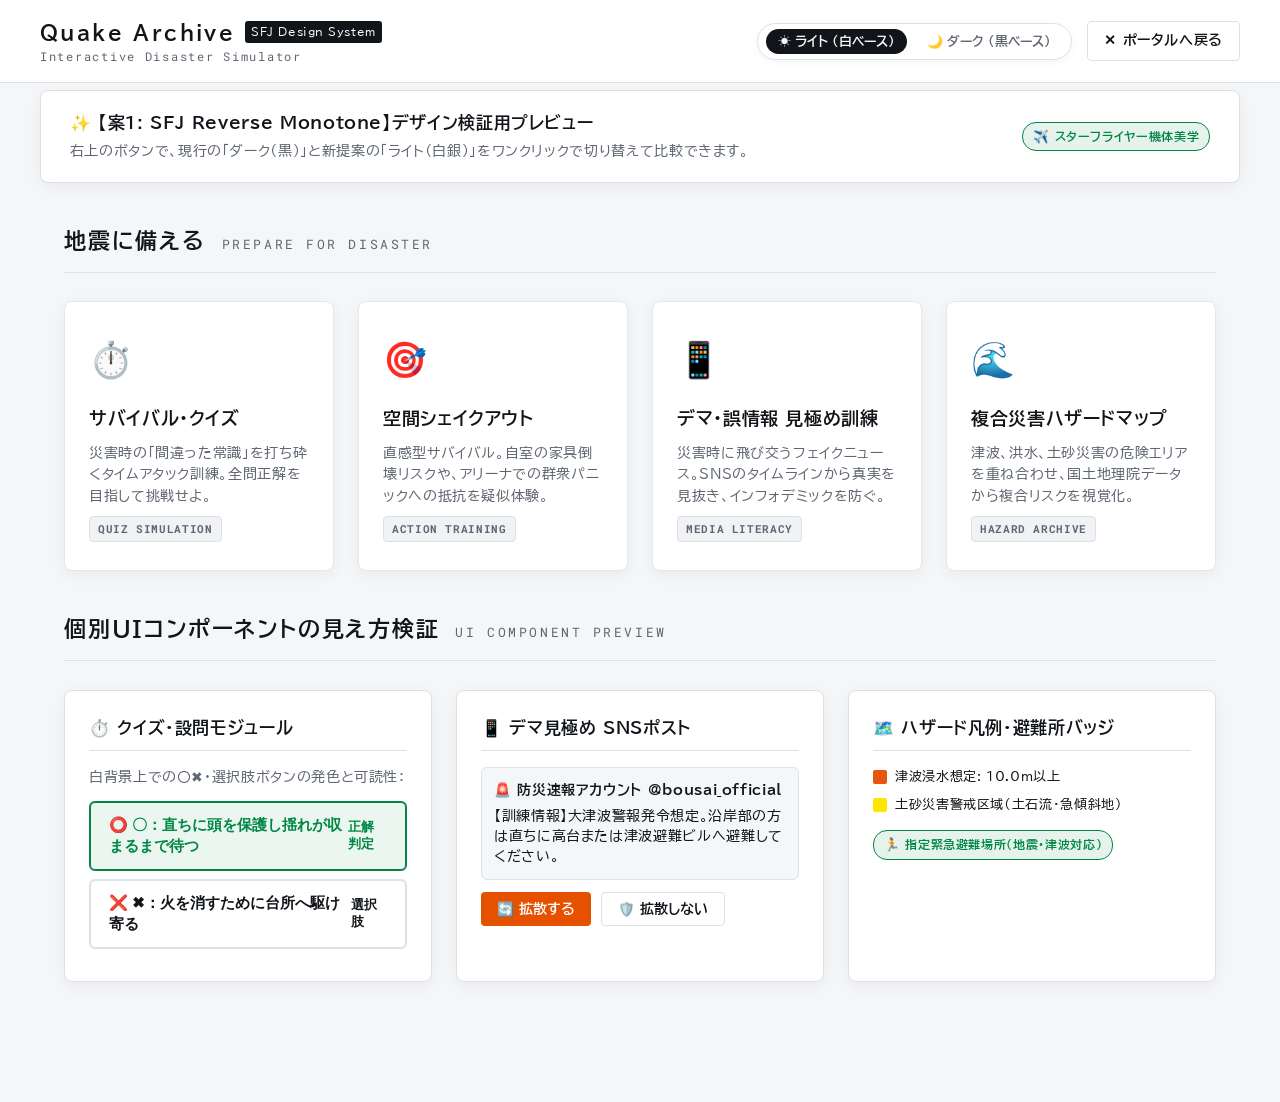
<file: design.html>
<!DOCTYPE html>
<html lang="ja" data-theme="light">
<head>
    <meta charset="UTF-8">
    <meta name="viewport" content="width=device-width, initial-scale=1.0">
    <title>デザイン検証プレビュー | SFJ Reverse Monotone</title>
    
    <link href="https://fonts.googleapis.com/css2?family=Biz+UDPGOthic:wght@400;700&family=Roboto+Mono:wght@400;700&display=swap" rel="stylesheet">
    
    <style>
        /* ========================================================
           SFJ Reverse Monotone Design System
           スターフライヤーの洗練された航空機美学（白銀ボディ × 漆黒の機能美）
           ======================================================== */
        
        :root[data-theme="light"] {
            /* ライトモード：白銀の機体ボディ、スレートグレー、深い漆黒テキスト */
            --bg-color: #F5F6F8;             /* クリーンでまぶしすぎないエアポートグレー */
            --surface-color: #FFFFFF;        /* ピュアホワイト */
            --surface-hover: #F0F2F5;        /* 微かなホバー */
            --header-bg: rgba(255, 255, 255, 0.92);
            
            --text-main: #111418;           /* 引き締まった漆黒タイポグラフィ（高可読性） */
            --text-sub: #5F6672;            /* 落ち着いたスレートグレー */
            --border-color: #DDE1E6;        /* 洗練された細い境界線 */
            --border-card: #E4E7EC;

            /* CUD Palette（白背景で最も視認性が高く、かつ洗練されたトーン） */
            --cud-orange: #E65100;
            --cud-blue: #0277BD;
            --cud-yellow: #B78103;
            --cud-green: #008744;
            --cud-purple: #7B1FA2;

            /* シャドウ効果 */
            --card-shadow: 0 4px 16px rgba(15, 23, 42, 0.05);
            --card-shadow-hover: 0 10px 25px rgba(15, 23, 42, 0.10);
            --tag-bg: #111418;
            --tag-text: #FFFFFF;
        }

        :root[data-theme="dark"] {
            /* 従来のダークモード（比較用） */
            --bg-color: #050505;
            --surface-color: #151515;
            --surface-hover: #1e1e1e;
            --header-bg: rgba(5, 5, 5, 0.92);
            
            --text-main: #EAEAEA;
            --text-sub: #999999;
            --border-color: #333333;
            --border-card: #282828;

            --cud-orange: #ff7b00;
            --cud-blue: #56B4E9;
            --cud-yellow: #F0E442;
            --cud-green: #00E676;
            --cud-purple: #b366ff;

            --card-shadow: 0 4px 16px rgba(0, 0, 0, 0.4);
            --card-shadow-hover: 0 8px 24px rgba(0, 0, 0, 0.7);
            --tag-bg: #00E676;
            --tag-text: #000000;
        }

        * { box-sizing: border-box; margin: 0; padding: 0; }

        body {
            background-color: var(--bg-color);
            color: var(--text-main);
            font-family: 'BIZ UDPGothic', 'Noto Sans JP', sans-serif;
            letter-spacing: 0.04em;
            line-height: 1.6;
            transition: background-color 0.3s ease, color 0.3s ease;
            padding-bottom: 80px;
        }

        /* -----------------------------------------
           ヘッダーエリア
           ----------------------------------------- */
        header {
            display: flex;
            justify-content: space-between;
            align-items: center;
            padding: 1rem 2.5rem;
            background: var(--header-bg);
            position: fixed;
            top: 0; left: 0; width: 100%;
            z-index: 1000;
            backdrop-filter: blur(12px);
            border-bottom: 1px solid var(--border-color);
            transition: all 0.3s ease;
        }

        .logo-area {
            display: flex;
            flex-direction: column;
        }
        .logo-area .brand-title {
            font-size: 1.25rem;
            font-weight: 700;
            letter-spacing: 0.12em;
            display: flex;
            align-items: center;
            gap: 10px;
        }
        .logo-area .brand-sub {
            font-size: 0.72rem;
            color: var(--text-sub);
            letter-spacing: 0.15em;
            font-family: 'Roboto Mono', monospace;
        }

        .header-actions {
            display: flex;
            align-items: center;
            gap: 15px;
        }

        /* テーマ切り替えトグルスイッチ */
        .theme-switcher {
            display: flex;
            align-items: center;
            gap: 8px;
            background: var(--surface-color);
            border: 1px solid var(--border-color);
            padding: 4px 8px;
            border-radius: 20px;
            box-shadow: 0 2px 8px rgba(0,0,0,0.04);
        }
        .theme-btn {
            background: transparent;
            border: none;
            padding: 6px 12px;
            font-size: 0.8rem;
            font-weight: bold;
            font-family: 'BIZ UDPGothic', sans-serif;
            border-radius: 14px;
            cursor: pointer;
            color: var(--text-sub);
            transition: all 0.2s ease;
            display: flex;
            align-items: center;
            gap: 4px;
        }
        .theme-btn.active {
            background: var(--text-main);
            color: var(--bg-color);
        }

        /* -----------------------------------------
           デモ検証バナー
           ----------------------------------------- */
        .preview-banner {
            max-width: 1200px;
            margin: 90px auto 1rem;
            padding: 1.2rem 1.8rem;
            background: var(--surface-color);
            border: 1px solid var(--border-color);
            border-radius: 8px;
            display: flex;
            align-items: center;
            justify-content: space-between;
            box-shadow: var(--card-shadow);
        }
        .preview-banner h2 {
            font-size: 1.05rem;
            color: var(--text-main);
            margin-bottom: 4px;
        }
        .preview-banner p {
            font-size: 0.85rem;
            color: var(--text-sub);
        }

        /* -----------------------------------------
           メインコンテンツ（セクション & グリッド）
           ----------------------------------------- */
        .content-section {
            max-width: 1200px;
            margin: 2.5rem auto;
            padding: 0 1.5rem;
        }

        .section-header {
            display: flex;
            align-items: baseline;
            border-bottom: 1px solid var(--border-color);
            padding-bottom: 0.8rem;
            margin-bottom: 1.8rem;
        }
        .section-header h2 {
            font-size: 1.4rem;
            font-weight: 700;
            letter-spacing: 0.08em;
        }
        .section-header .sub-en {
            margin-left: 1rem;
            font-size: 0.8rem;
            color: var(--text-sub);
            letter-spacing: 0.2em;
            font-family: 'Roboto Mono', monospace;
        }

        .card-grid {
            display: grid;
            grid-template-columns: repeat(auto-fill, minmax(265px, 1fr));
            gap: 1.5rem;
        }

        /* SFJカードスタイル */
        .sfj-card {
            background: var(--surface-color);
            border: 1px solid var(--border-card);
            border-radius: 8px;
            padding: 1.8rem 1.5rem;
            display: flex;
            flex-direction: column;
            height: 270px;
            box-shadow: var(--card-shadow);
            transition: all 0.25s ease;
            position: relative;
            cursor: pointer;
            text-decoration: none;
            color: inherit;
        }
        .sfj-card:hover {
            transform: translateY(-5px);
            box-shadow: var(--card-shadow-hover);
        }

        .sfj-card.color-orange:hover { border-color: var(--cud-orange); }
        .sfj-card.color-yellow:hover { border-color: var(--cud-yellow); }
        .sfj-card.color-purple:hover { border-color: var(--cud-purple); }
        .sfj-card.color-blue:hover   { border-color: var(--cud-blue); }
        .sfj-card.color-green:hover  { border-color: var(--cud-green); }

        .card-icon {
            font-size: 2.2rem;
            margin-bottom: 1rem;
        }
        .sfj-card h3 {
            font-size: 1.15rem;
            font-weight: bold;
            margin-bottom: 0.6rem;
            color: var(--text-main);
        }
        .sfj-card p {
            font-size: 0.85rem;
            color: var(--text-sub);
            line-height: 1.6;
        }

        .card-tag {
            margin-top: auto;
            align-self: flex-start;
            font-size: 0.7rem;
            font-family: 'Roboto Mono', monospace;
            padding: 3px 8px;
            border-radius: 4px;
            background: var(--surface-hover);
            border: 1px solid var(--border-color);
            color: var(--text-sub);
            font-weight: bold;
        }

        /* -----------------------------------------
           UIコンポーネント サンプル検証エリア
           ----------------------------------------- */
        .component-preview-grid {
            display: grid;
            grid-template-columns: repeat(auto-fit, minmax(320px, 1fr));
            gap: 1.5rem;
            margin-top: 1.5rem;
        }

        .sample-panel {
            background: var(--surface-color);
            border: 1px solid var(--border-color);
            border-radius: 8px;
            padding: 1.5rem;
            box-shadow: var(--card-shadow);
        }
        .sample-panel h3 {
            font-size: 1.05rem;
            margin-bottom: 1rem;
            padding-bottom: 0.5rem;
            border-bottom: 1px solid var(--border-color);
            display: flex;
            align-items: center;
            gap: 8px;
        }

        /* サンプルボタン */
        .sample-btn-group {
            display: flex;
            flex-wrap: wrap;
            gap: 10px;
            margin-bottom: 15px;
        }
        .btn-sample {
            padding: 8px 16px;
            font-size: 0.85rem;
            border-radius: 4px;
            cursor: pointer;
            font-weight: bold;
            font-family: inherit;
            transition: 0.2s;
        }
        .btn-sample.primary {
            background: var(--text-main);
            color: var(--bg-color);
            border: 1px solid var(--text-main);
        }
        .btn-sample.secondary {
            background: transparent;
            color: var(--text-main);
            border: 1px solid var(--border-color);
        }
        .btn-sample.secondary:hover {
            background: var(--surface-hover);
        }

        /* サンプルクイズ・選択肢カード */
        .sample-choice-btn {
            width: 100%;
            padding: 12px 18px;
            margin-bottom: 8px;
            background: var(--surface-color);
            border: 2px solid var(--border-color);
            border-radius: 6px;
            font-size: 0.95rem;
            font-weight: bold;
            color: var(--text-main);
            cursor: pointer;
            text-align: left;
            display: flex;
            justify-content: space-between;
            align-items: center;
            transition: 0.2s;
        }
        .sample-choice-btn:hover {
            border-color: var(--cud-orange);
            background: var(--surface-hover);
        }
        .sample-choice-btn.selected {
            border-color: var(--cud-green);
            background: rgba(0, 135, 68, 0.08);
            color: var(--cud-green);
        }

        /* サンプル避難所バッジ */
        .shelter-badge {
            display: inline-flex;
            align-items: center;
            gap: 6px;
            padding: 4px 10px;
            border-radius: 14px;
            font-size: 0.78rem;
            font-weight: bold;
            background: rgba(0, 135, 68, 0.1);
            color: var(--cud-green);
            border: 1px solid var(--cud-green);
        }
    </style>
</head>
<body>

    <header>
        <div class="logo-area">
            <div class="brand-title">
                <span>Quake Archive</span>
                <span style="font-size: 0.7rem; background: var(--tag-bg); color: var(--tag-text); padding: 2px 6px; border-radius: 3px; font-weight: normal; letter-spacing: 0.05em;">
                    SFJ Design System
                </span>
            </div>
            <div class="brand-sub">Interactive Disaster Simulator</div>
        </div>

        <div class="header-actions">
            <!-- テーマ切り替えトグル -->
            <div class="theme-switcher">
                <button class="theme-btn active" id="btn-theme-light" onclick="setTheme('light')">
                    ☀️ ライト (白ベース)
                </button>
                <button class="theme-btn" id="btn-theme-dark" onclick="setTheme('dark')">
                    🌙 ダーク (黒ベース)
                </button>
            </div>
            <a href="index.html" class="btn-sample secondary" style="text-decoration:none; display:inline-block;">✕ ポータルへ戻る</a>
        </div>
    </header>

    <main>
        <!-- 比較解説バナー -->
        <div class="preview-banner">
            <div>
                <h2>✨ 【案1: SFJ Reverse Monotone】デザイン検証用プレビュー</h2>
                <p>右上のボタンで、現行の「ダーク（黒）」と新提案の「ライト（白銀）」をワンクリックで切り替えて比較できます。</p>
            </div>
            <div class="shelter-badge">
                ✈️ スターフライヤー機体美学
            </div>
        </div>

        <!-- ポータルカードの検証 -->
        <section class="content-section">
            <div class="section-header">
                <h2>地震に備える</h2>
                <span class="sub-en">PREPARE FOR DISASTER</span>
            </div>
            
            <div class="card-grid">
                <div class="sfj-card color-orange">
                    <div class="card-icon">⏱️</div>
                    <h3>サバイバル・クイズ</h3>
                    <p>災害時の「間違った常識」を打ち砕くタイムアタック訓練。全問正解を目指して挑戦せよ。</p>
                    <span class="card-tag">QUIZ SIMULATION</span>
                </div>

                <div class="sfj-card color-yellow">
                    <div class="card-icon">🎯</div>
                    <h3>空間シェイクアウト</h3>
                    <p>直感型サバイバル。自室の家具倒壊リスクや、アリーナでの群衆パニックへの抵抗を疑似体験。</p>
                    <span class="card-tag">ACTION TRAINING</span>
                </div>

                <div class="sfj-card color-purple">
                    <div class="card-icon">📱</div>
                    <h3>デマ・誤情報 見極め訓練</h3>
                    <p>災害時に飛び交うフェイクニュース。SNSのタイムラインから真実を見抜き、インフォデミックを防ぐ。</p>
                    <span class="card-tag">MEDIA LITERACY</span>
                </div>

                <div class="sfj-card color-blue">
                    <div class="card-icon">🌊</div>
                    <h3>複合災害ハザードマップ</h3>
                    <p>津波、洪水、土砂災害の危険エリアを重ね合わせ、国土地理院データから複合リスクを視覚化。</p>
                    <span class="card-tag">HAZARD ARCHIVE</span>
                </div>
            </div>
        </section>

        <!-- 各コンテンツ内UIの見た目検証 -->
        <section class="content-section">
            <div class="section-header">
                <h2>個別UIコンポーネントの見え方検証</h2>
                <span class="sub-en">UI COMPONENT PREVIEW</span>
            </div>

            <div class="component-preview-grid">
                <!-- クイズ・選択肢カード -->
                <div class="sample-panel">
                    <h3>⏱️ クイズ・設問モジュール</h3>
                    <p style="font-size:0.85rem; color:var(--text-sub); margin-bottom:12px;">白背景上での〇✖・選択肢ボタンの発色と可読性：</p>
                    <button class="sample-choice-btn selected">
                        <span>⭕ 〇：直ちに頭を保護し揺れが収まるまで待つ</span>
                        <span style="font-size:0.8rem;">正解判定</span>
                    </button>
                    <button class="sample-choice-btn">
                        <span>❌ ✖：火を消すために台所へ駆け寄る</span>
                        <span style="font-size:0.8rem;">選択肢</span>
                    </button>
                </div>

                <!-- SNSタイムライン・デマ見極め -->
                <div class="sample-panel">
                    <h3>📱 デマ見極め SNSポスト</h3>
                    <div style="background:var(--bg-color); border:1px solid var(--border-color); border-radius:6px; padding:12px; margin-bottom:12px;">
                        <div style="font-size:0.85rem; font-weight:bold; margin-bottom:4px;">🚨 防災速報アカウント @bousai_official</div>
                        <div style="font-size:0.85rem; color:var(--text-main); line-height:1.5;">
                            【訓練情報】大津波警報発令想定。沿岸部の方は直ちに高台または津波避難ビルへ避難してください。
                        </div>
                    </div>
                    <div class="sample-btn-group">
                        <button class="btn-sample" style="background:var(--cud-orange); color:#fff; border:none;">🔄 拡散する</button>
                        <button class="btn-sample secondary">🛡️ 拡散しない</button>
                    </div>
                </div>

                <!-- ハザードマップ・凡例とバッジ -->
                <div class="sample-panel">
                    <h3>🗺️ ハザード凡例・避難所バッジ</h3>
                    <div style="display:flex; flex-direction:column; gap:8px;">
                        <div style="display:flex; align-items:center; gap:8px; font-size:0.8rem;">
                            <span style="display:inline-block; width:14px; height:14px; background:#e6550d; border-radius:2px;"></span>
                            <span>津波浸水想定: 10.0m以上</span>
                        </div>
                        <div style="display:flex; align-items:center; gap:8px; font-size:0.8rem;">
                            <span style="display:inline-block; width:14px; height:14px; background:#ffe600; border-radius:2px;"></span>
                            <span>土砂災害警戒区域（土石流・急傾斜地）</span>
                        </div>
                        <div style="margin-top:6px;">
                            <span class="shelter-badge">🏃 指定緊急避難場所（地震・津波対応）</span>
                        </div>
                    </div>
                </div>
            </div>
        </section>
    </main>

    <script>
        // テーマ切り替えスクリプト
        function setTheme(theme) {
            document.documentElement.setAttribute('data-theme', theme);
            
            const btnLight = document.getElementById('btn-theme-light');
            const btnDark = document.getElementById('btn-theme-dark');

            if (theme === 'light') {
                btnLight.classList.add('active');
                btnDark.classList.remove('active');
            } else {
                btnDark.classList.add('active');
                btnLight.classList.remove('active');
            }
        }
    </script>
</body>
</html>
</file>
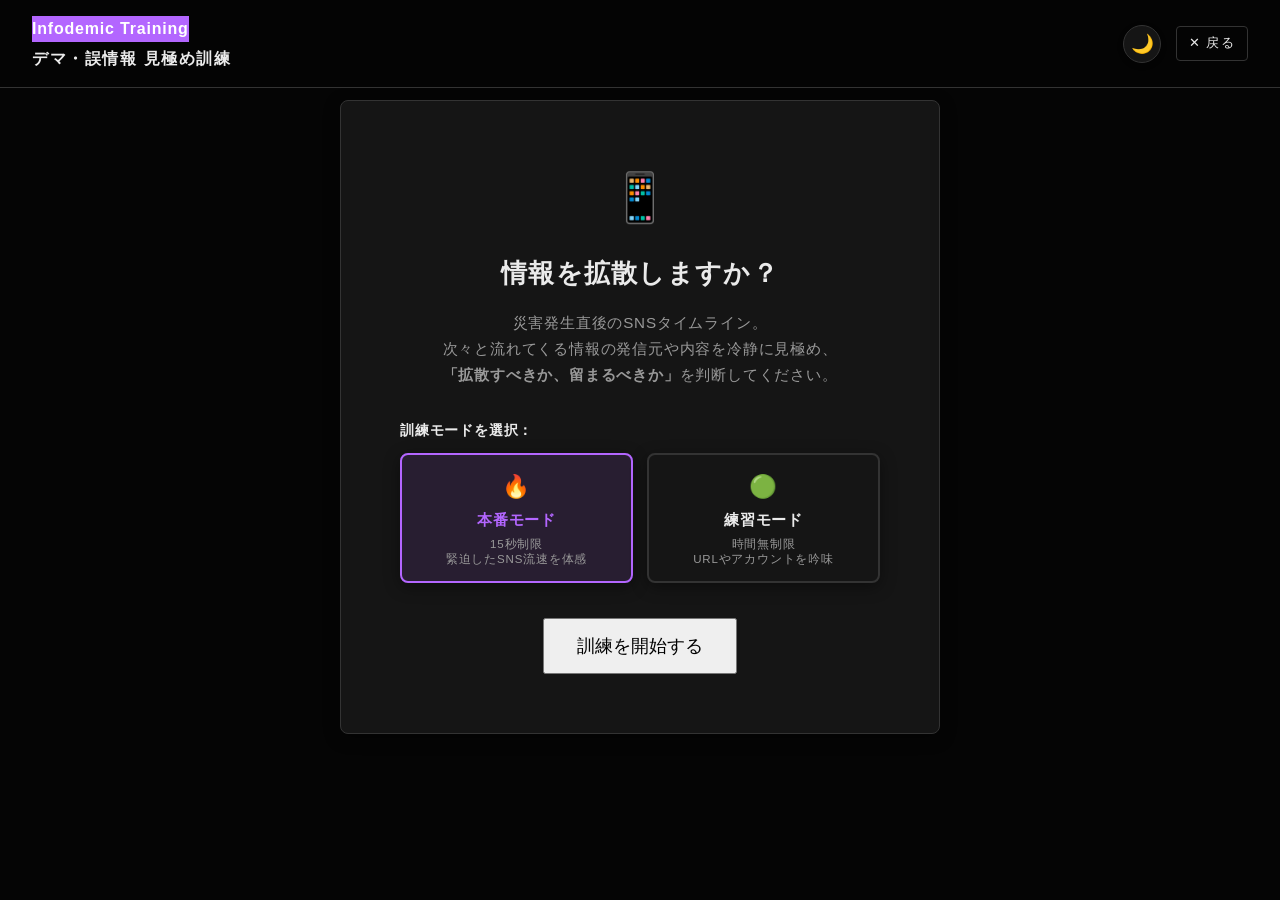
<file: fake_news_quiz.html>
<!DOCTYPE html>
<html lang="ja">
<head>
    <meta charset="UTF-8">
    <meta name="viewport" content="width=device-width, initial-scale=1.0"> 
    <meta http-equiv="Content-Security-Policy" content="default-src 'self'; script-src 'self' 'unsafe-inline' https://unpkg.com https://cdnjs.cloudflare.com https://cdn.jsdelivr.net; style-src 'self' 'unsafe-inline' https://fonts.googleapis.com https://unpkg.com; font-src 'self' https://fonts.gstatic.com; img-src 'self' data: blob: https://*.tile.openstreetmap.org https://server.arcgisonline.com https://cyberjapandata.gsi.go.jp https://maps.gsi.go.jp https://disaportaldata.gsi.go.jp https://unpkg.com; connect-src 'self' https://raw.githubusercontent.com https://earthquake.usgs.gov https://server.arcgisonline.com https://cyberjapandata.gsi.go.jp https://maps.gsi.go.jp https://disaportaldata.gsi.go.jp; object-src 'none'; base-uri 'self';">
    <title>デマ・誤情報 見極め訓練 | Quake Interactive Archive</title>
    <link href="https://fonts.googleapis.com/css2?family=Biz+UDPGOthic:wght@400;700&family=Roboto+Mono:wght@400;700&display=swap" rel="stylesheet">
    <link rel="stylesheet" href="./css/style.css?v=20261027_mobile_v2">
    
    <style>
        .quiz-container { 
            max-width: 600px; 
            margin: 100px auto 2rem; 
            padding: 2.2rem; 
            background: var(--surface-color); 
            border: 1px solid var(--border-color); 
            border-radius: 8px; 
            box-shadow: var(--card-shadow); 
            transition: background-color 0.3s ease, border-color 0.3s ease, box-shadow 0.3s ease;
        }
        
        /* スマートフォン筐体UI */
        .smartphone-ui { 
            background: #000; 
            border: 2px solid #333; 
            border-radius: 20px; 
            padding: 20px; 
            margin-bottom: 20px; 
            position: relative; 
            box-shadow: var(--card-shadow);
            transition: background-color 0.3s ease, border-color 0.3s ease;
        }
        :root[data-theme="light"] .smartphone-ui,
        body[data-theme="light"] .smartphone-ui {
            background: #F0F2F5;
            border-color: #D1D5DB;
            box-shadow: 0 8px 24px rgba(15, 23, 42, 0.08);
        }

        /* 投稿カード（SNSポスト） */
        .post-box { 
            background: #16181c; 
            padding: 16px; 
            border-radius: 12px; 
            margin-bottom: 15px; 
            border: 1px solid #2f3336; 
            transition: background-color 0.3s ease, border-color 0.3s ease;
        }
        :root[data-theme="light"] .post-box,
        body[data-theme="light"] .post-box {
            background: #FFFFFF;
            border-color: #E2E8F0;
            box-shadow: 0 2px 8px rgba(0, 0, 0, 0.04);
        }

        .post-header { display: flex; align-items: center; margin-bottom: 10px; }
        .post-icon { 
            width: 44px; 
            height: 44px; 
            background: #333; 
            border-radius: 50%; 
            margin-right: 12px; 
            display: flex; 
            align-items: center; 
            justify-content: center; 
            font-size: 1.3rem; 
            flex-shrink: 0; 
            color: #fff;
        }
        :root[data-theme="light"] .post-icon,
        body[data-theme="light"] .post-icon {
            background: #E2E8F0;
            color: #111418;
        }

        .post-user-info { display: flex; flex-direction: column; overflow: hidden; }
        .post-user-row { display: flex; align-items: center; gap: 6px; flex-wrap: wrap; }
        .post-name { font-weight: bold; color: #fff; font-size: 0.95rem; }
        :root[data-theme="light"] .post-name,
        body[data-theme="light"] .post-name {
            color: #0F1419;
        }

        .post-badge { display: inline-flex; align-items: center; font-size: 0.75rem; background: #1d9bf0; color: #fff; padding: 1px 6px; border-radius: 10px; font-weight: bold; }
        .post-id { color: #71767b; font-size: 0.85rem; font-family: var(--font-mono); }
        :root[data-theme="light"] .post-id,
        body[data-theme="light"] .post-id {
            color: #536471;
        }

        .post-content { color: #e7e9ea; font-size: 1rem; line-height: 1.6; word-break: break-word; }
        :root[data-theme="light"] .post-content,
        body[data-theme="light"] .post-content {
            color: #0F1419;
        }

        .post-image { 
            width: 100%; 
            height: 150px; 
            background: #333; 
            border-radius: 8px; 
            margin-top: 10px; 
            display: flex; 
            align-items: center; 
            justify-content: center; 
            color: #888; 
        }
        :root[data-theme="light"] .post-image,
        body[data-theme="light"] .post-image {
            background: #E2E8F0;
            color: #64748B;
        }
        
        .action-area { display: flex; gap: 12px; margin-top: 20px; }
        .action-area button { 
            flex: 1; 
            padding: 14px 10px; 
            font-weight: bold; 
            font-size: 1.05rem; 
            border-radius: 8px; 
            cursor: pointer; 
            transition: all 0.2s ease; 
            background: var(--surface-color);
            box-shadow: var(--card-shadow);
        }
        .action-area button:hover {
            transform: translateY(-1px);
        }
        
        /* モード選択カード */
        .mode-card {
            background: var(--surface-color);
            border: 2px solid var(--border-color);
            border-radius: 8px;
            padding: 14px 10px;
            cursor: pointer;
            text-align: center;
            transition: all 0.2s ease;
            box-shadow: var(--card-shadow);
        }
        .mode-card:hover {
            border-color: var(--border-card);
            background: var(--surface-hover);
        }
        .mode-card.selected-timed {
            background: rgba(179, 102, 255, 0.12) !important;
            border-color: var(--cud-purple) !important;
        }
        .mode-card.selected-timed .mode-title {
            color: var(--cud-purple) !important;
        }
        .mode-card.selected-practice {
            background: rgba(0, 230, 118, 0.12) !important;
            border-color: var(--cud-green) !important;
        }
        .mode-card.selected-practice .mode-title {
            color: var(--cud-green) !important;
        }
        .mode-title {
            font-weight: bold;
            color: var(--text-main);
            font-size: 0.95rem;
            margin-bottom: 4px;
        }
        .mode-desc {
            font-size: 0.72rem;
            color: var(--text-sub);
            line-height: 1.3;
        }

        .feedback-area { margin-top: 20px; padding: 1.2rem; border-radius: 8px; display: none; box-shadow: var(--card-shadow); }
        .feedback-area.correct { background: rgba(0, 230, 118, 0.1); border: 1px solid var(--cud-green); color: var(--text-main); }
        .feedback-area.incorrect { background: rgba(255, 123, 0, 0.1); border: 1px solid var(--cud-orange); color: var(--text-main); }
        
        /* 進行状況バーの非表示化 */
        .progress-bar, .progress-fill {
            display: none !important;
        }
        
        .result-box { text-align: center; display: none; }
        .score-display { font-size: 3rem; font-family: var(--font-mono); color: var(--cud-purple); margin: 20px 0; }

        @media (max-width: 768px) {
            .quiz-container {
                margin: 76px 12px 1.5rem;
                padding: 1.25rem 1rem;
            }
            .smartphone-ui {
                padding: 14px 10px;
                border-radius: 14px;
            }
            .post-box {
                padding: 12px;
            }
            .post-content {
                font-size: 0.92rem;
            }
            .action-area button {
                padding: 12px 6px;
                font-size: 0.92rem;
            }
            .score-display {
                font-size: 2.5rem;
            }
        }
    </style>
    <script>
        // テーマ初期適用（チラつき防止）
        (function() {
            var savedTheme = localStorage.getItem('v2_portal_theme') || 'dark';
            document.documentElement.setAttribute('data-theme', savedTheme);
            if (document.body) {
                document.body.setAttribute('data-theme', savedTheme);
            }
        })();

        window.setTheme = function(theme) {
            document.documentElement.setAttribute('data-theme', theme);
            if (document.body) {
                document.body.setAttribute('data-theme', theme);
            }
            try {
                localStorage.setItem('v2_portal_theme', theme);
            } catch (e) {
                console.error("Storage error:", e);
            }
            var toggleBtn = document.getElementById('btn-theme-toggle');
            if (toggleBtn) {
                toggleBtn.textContent = theme === 'dark' ? '🌙' : '☀️';
                toggleBtn.title = theme === 'dark' ? 'ライトテーマに切り替え' : 'ダークテーマに切り替え';
            }
            // テーマ変更イベントを通知
            document.dispatchEvent(new CustomEvent('themechange', { detail: { theme: theme } }));
        };

        window.toggleTheme = function() {
            var current = document.documentElement.getAttribute('data-theme') || 'dark';
            window.setTheme(current === 'dark' ? 'light' : 'dark');
        };

        document.addEventListener('DOMContentLoaded', function() {
            var currentTheme = document.documentElement.getAttribute('data-theme') || localStorage.getItem('v2_portal_theme') || 'dark';
            window.setTheme(currentTheme);

            var toggleBtn = document.getElementById('btn-theme-toggle');
            if (toggleBtn) {
                toggleBtn.addEventListener('click', function(e) {
                    e.preventDefault();
                    window.toggleTheme();
                });
            }
        });
    </script>
</head>
<body>

    <header>
        <div class="logo-area">
            <span class="tag" style="background: var(--cud-purple); color: #fff; font-weight: bold; margin-bottom: 4px; display: inline-block;">Infodemic Training</span>
            <h1 style="font-size: 1rem; margin: 0; letter-spacing: 0.1em; color: var(--text-main);">デマ・誤情報 見極め訓練</h1>
        </div>
        <div class="header-actions">
            <!-- テーマ切り替え（単一トグルボタン） -->
            <button id="btn-theme-toggle" class="btn-theme-toggle" title="テーマ切り替え" aria-label="テーマ切り替え">🌙</button>
            <a href="index.html" class="btn-back" data-log="デマ見極め：戻るボタンをクリック">✕ 戻る</a>
        </div>
    </header>

    <main class="quiz-container">
        
        <div id="start-screen" style="text-align: center; padding: 1.5rem 0;">
            <div style="font-size: 3rem; margin-bottom: 1rem;">📱</div>
            <h2 style="color: var(--text-main); margin-bottom: 1rem; font-size: 1.6rem; letter-spacing: 0.05em;">情報を拡散しますか？</h2>
            <p style="color: var(--text-sub); font-size: 0.95rem; margin-bottom: 2rem; line-height: 1.7;">災害発生直後のSNSタイムライン。<br>次々と流れてくる情報の発信元や内容を冷静に見極め、<br><strong>「拡散すべきか、留まるべきか」</strong>を判断してください。</p>
            
            <!-- モード選択エリア -->
            <div style="max-width: 480px; margin: 0 auto 2.2rem;">
                <div style="font-size: 0.9rem; color: var(--text-main); margin-bottom: 10px; font-weight: bold; text-align: left;">訓練モードを選択：</div>
                <div class="mode-select-grid" style="display: grid; grid-template-columns: 1fr 1fr; gap: 14px;">
                    <div class="mode-card selected-timed" id="fake-mode-timed" data-log="デマ見極め：本番モードを選択">
                        <div style="font-size: 1.4rem; margin-bottom: 4px;">🔥</div>
                        <div class="mode-title">本番モード</div>
                        <div class="mode-desc">15秒制限<br>緊迫したSNS流速を体感</div>
                    </div>
                    <div class="mode-card" id="fake-mode-practice" data-log="デマ見極め：練習モードを選択">
                        <div style="font-size: 1.4rem; margin-bottom: 4px;">🟢</div>
                        <div class="mode-title">練習モード</div>
                        <div class="mode-desc">時間無制限<br>URLやアカウントを吟味</div>
                    </div>
                </div>
            </div>

            <button class="btn secondary" id="btn-start" style="padding: 14px 32px; font-size: 1.1rem;" data-log="デマ見極め：訓練を開始するボタンをクリック">訓練を開始する</button>
        </div>

        <div id="quiz-screen" style="display: none;">
            <div id="timer-wrapper" style="text-align: center; margin: 1rem 0 1.5rem; font-family: var(--font-mono);">
                <div id="timer-label" style="font-size: 0.85rem; color: var(--text-sub); letter-spacing: 0.15em; margin-bottom: 5px;">残り判断時間</div>
                <div id="timer-display" style="font-size: 3.5rem; font-weight: bold; color: var(--cud-purple); line-height: 1;">15.0秒</div>
            </div>
            <div style="display: flex; justify-content: space-between; align-items: center; font-size: 0.9rem; color: var(--text-sub); font-family: var(--font-mono); margin-bottom: 12px;">
                <span id="q-counter">Q. 1 / 10</span>
                <span id="score-counter">スコア: 0点</span>
            </div>
            
            <div class="smartphone-ui">
                <div class="post-box">
                    <div class="post-header">
                        <div class="post-icon" id="p-icon">👤</div>
                        <div class="post-user-info">
                            <div class="post-user-row">
                                <span class="post-name" id="p-name">名前</span>
                                <span class="post-badge" id="p-badge" style="display:none;">✓ 認証</span>
                            </div>
                            <span class="post-id" id="p-id">@id</span>
                        </div>
                    </div>
                    <div class="post-content" id="p-text">投稿内容</div>
                    <div class="post-image" id="p-img" style="display:none;">画像添付</div>
                </div>
            </div>

            <div class="action-area" id="action-btns">
                <button class="btn secondary" id="btn-share" style="color: #FF2800; border: 2px solid #FF2800;" data-log="デマ見極め：拡散するボタンをクリック">🔄 拡散する (リポスト)</button>
                <button class="btn secondary" id="btn-ignore" style="color: #0277BD; border: 2px solid #0277BD;" data-log="デマ見極め：拡散しないボタンをクリック">🛡️ 拡散しない (静観・確認)</button>
            </div>

            <div class="feedback-area" id="feedback">
                <h3 id="fb-title" style="margin-top:0; margin-bottom:10px; font-size:1.2rem;"></h3>
                <p id="fb-desc" style="font-size:0.95rem; line-height:1.7; color:var(--text-main); margin-bottom:0;"></p>
                <div style="text-align:right; margin-top:15px;">
                    <button class="btn primary" id="btn-next" data-log="デマ見極め：次の情報へボタンをクリック">次の情報へ</button>
                    <button class="btn primary" id="btn-finish" style="display:none;" data-log="デマ見極め：結果を見るボタンをクリック">結果を見る</button>
                </div>
            </div>
        </div>

        <div id="result-screen" class="result-box">
            <h2 style="color: var(--text-main); margin-bottom: 0;">訓練完了</h2>
            <div class="score-display" id="final-score">0 / 0</div>
            <p id="result-message" style="color: var(--text-sub); margin-bottom: 2rem;"></p>
            <div style="display: flex; gap: 10px; justify-content: center; flex-wrap: wrap;">
                <a href="index.html" class="btn secondary" data-log="デマ見極め：ダッシュボードへ戻るリンクをクリック">ダッシュボードへ戻る</a>
                <button class="btn primary" id="btn-retry" data-log="デマ見極め：もう一度挑戦するボタンをクリック">もう一度挑戦する</button>
            </div>
        </div>

    </main>

    <script src="./js/utils.js?v=20261029_csv_v3"></script>
    <script src="./js/fake_news_quiz.js?v=20261029_csv_v3"></script>
</body>
</html>
</file>
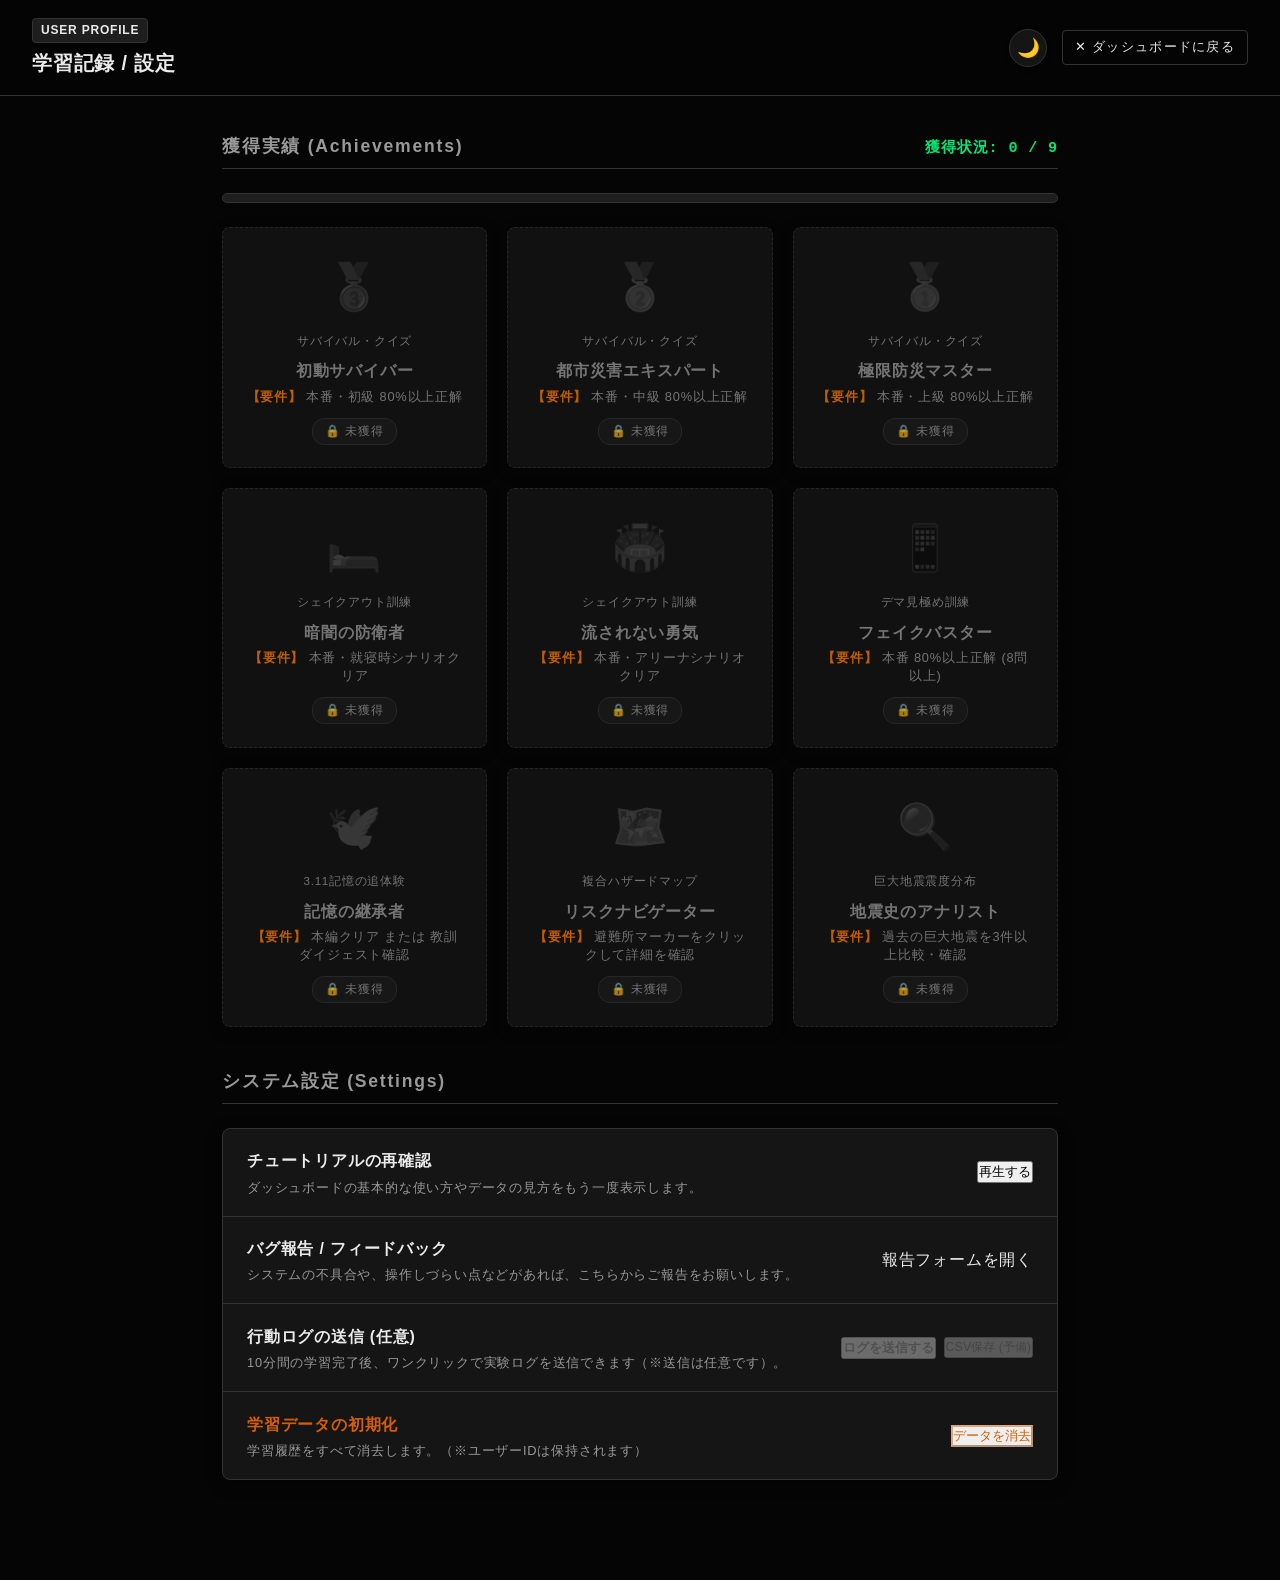
<file: mypage.html>
<!DOCTYPE html>
<html lang="ja">
<head>
    <meta charset="UTF-8">
    <meta name="viewport" content="width=device-width, initial-scale=1.0"> 
    <meta http-equiv="Content-Security-Policy" content="default-src 'self'; script-src 'self' 'unsafe-inline' https://unpkg.com https://cdnjs.cloudflare.com https://cdn.jsdelivr.net; style-src 'self' 'unsafe-inline' https://fonts.googleapis.com https://unpkg.com; font-src 'self' https://fonts.gstatic.com; img-src 'self' data: blob: https://*.tile.openstreetmap.org https://server.arcgisonline.com https://cyberjapandata.gsi.go.jp https://maps.gsi.go.jp https://disaportaldata.gsi.go.jp https://unpkg.com; connect-src 'self' https://raw.githubusercontent.com https://earthquake.usgs.gov https://server.arcgisonline.com https://cyberjapandata.gsi.go.jp https://maps.gsi.go.jp https://disaportaldata.gsi.go.jp https://*.supabase.co; object-src 'none'; base-uri 'self';">
    <title>学習記録 / 設定 | Quake Interactive Archive</title>
    <link href="https://fonts.googleapis.com/css2?family=Biz+UDPGOthic:wght@400;700&family=Roboto+Mono:wght@400;500&display=swap" rel="stylesheet">
    <link rel="stylesheet" href="./css/style.css?v=20261027_mobile_v2">
    <style>
        body, html { margin: 0; padding: 0; background-color: var(--bg-color); color: var(--text-main); min-height: 100vh; }
        .live-header {
            position: fixed;
            top: 0; left: 0; width: 100%;
            z-index: 2000;
            padding: 1rem 2rem;
            background: var(--header-bg);
            backdrop-filter: blur(10px);
            border-bottom: 1px solid var(--border-color);
            display: flex;
            justify-content: space-between;
            align-items: center;
        }
        .live-header h1 { font-size: 1.25rem; margin: 0; color: var(--text-main); }
        .mypage-container {
            max-width: 900px;
            margin: 100px auto 0;
            width: 100%;
            padding: 2rem;
            display: flex;
            flex-direction: column;
            gap: 2.5rem;
            padding-bottom: 100px;
        }
        .section-title { font-size: 1.1rem; color: var(--text-sub); border-bottom: 1px solid var(--border-color); padding-bottom: 0.5rem; margin-bottom: 1.5rem; letter-spacing: 0.1em; }
                /* 設定・協力カード共通 */
        .tech-card { background: var(--surface-color); border: 1px solid var(--border-color); border-radius: 8px; overflow: hidden; box-shadow: var(--card-shadow); transition: background-color 0.3s ease, border-color 0.3s ease; }
        .setting-item { display: flex; justify-content: space-between; align-items: center; padding: 1.2rem 1.5rem; border-bottom: 1px solid var(--border-color); }
        .setting-item:last-child { border-bottom: none; }
        .setting-info h4 { margin: 0; font-size: 1rem; color: var(--text-main); }
        .setting-info p { margin: 5px 0 0 0; font-size: 0.8rem; color: var(--text-sub); line-height: 1.4; }
        /* トースト通知 */
        #toast { position: fixed; bottom: 20px; left: 50%; transform: translateX(-50%); background: #00E676; color: #000; padding: 10px 20px; border-radius: 4px; font-weight: bold; font-size: 0.9rem; z-index: 10000; display: none; box-shadow: 0 4px 16px rgba(0,0,0,0.3); }
        /* 獲得実績（バッジシステム） */
        .badge-progress-wrapper {
            background: var(--surface-hover);
            border: 1px solid var(--border-color);
            border-radius: 6px;
            height: 10px;
            overflow: hidden;
            width: 100%;
        }
        .badge-progress-fill {
            height: 100%;
            background: linear-gradient(90deg, var(--cud-blue), var(--cud-green));
            transition: width 0.5s cubic-bezier(0.16, 1, 0.3, 1);
        }
        .master-banner {
            background: linear-gradient(135deg, rgba(230, 159, 0, 0.15) 0%, rgba(255, 123, 0, 0.08) 100%);
            border: 2px solid #E69F00;
            border-radius: 8px;
            padding: 1.5rem;
            margin-bottom: 1.8rem;
            display: flex;
            align-items: center;
            gap: 1.5rem;
            box-shadow: 0 4px 20px rgba(230, 159, 0, 0.25);
            animation: masterPulse 3s infinite ease-in-out;
        }
        @keyframes masterPulse {
            0%, 100% { box-shadow: 0 4px 20px rgba(230, 159, 0, 0.25); }
            50% { box-shadow: 0 4px 30px rgba(230, 159, 0, 0.45); }
        }
        .master-banner-icon { font-size: 3.2rem; line-height: 1; filter: drop-shadow(0 0 10px rgba(230, 159, 0, 0.6)); flex-shrink: 0; }
        .master-banner-badge { font-size: 0.75rem; font-weight: bold; color: #E69F00; letter-spacing: 0.15em; font-family: var(--font-mono); }
        .master-banner-title { margin: 2px 0 6px 0; font-size: 1.35rem; color: var(--text-main); font-weight: bold; }
        .master-banner-desc { margin: 0; font-size: 0.88rem; color: var(--text-sub); line-height: 1.5; }
        .badge-grid {
            display: grid;
            grid-template-columns: repeat(auto-fill, minmax(260px, 1fr));
            gap: 1.25rem;
        }
        .badge-card {
            background: var(--surface-color);
            border: 1px solid var(--border-color);
            border-radius: 8px;
            padding: 1.4rem;
            display: flex;
            flex-direction: column;
            align-items: center;
            text-align: center;
            position: relative;
            box-shadow: var(--card-shadow);
            transition: all 0.3s cubic-bezier(0.16, 1, 0.3, 1);
        }
        /* 獲得済みバッジ */
        .badge-card.unlocked {
            border-color: var(--cud-green);
            background: var(--surface-color);
        }
        .badge-card.unlocked:hover {
            transform: translateY(-3px);
            box-shadow: 0 6px 20px rgba(0, 230, 118, 0.2);
        }
        .badge-card.unlocked .badge-icon {
            font-size: 2.8rem;
            margin-bottom: 0.6rem;
            filter: drop-shadow(0 2px 6px rgba(0,0,0,0.3));
            transition: transform 0.3s ease;
        }
        .badge-card.unlocked:hover .badge-icon {
            transform: scale(1.1);
        }
        .badge-card.unlocked .badge-name {
            font-size: 1.05rem;
            font-weight: bold;
            color: var(--text-main);
            margin-bottom: 4px;
        }
        .badge-card.unlocked .badge-category {
            font-size: 0.72rem;
            color: var(--cud-green);
            font-weight: bold;
            margin-bottom: 8px;
        }
        .badge-card.unlocked .badge-desc {
            font-size: 0.82rem;
            color: var(--text-sub);
            line-height: 1.45;
            margin-bottom: 12px;
        }
        .badge-card.unlocked .badge-status-tag {
            font-size: 0.75rem;
            font-weight: bold;
            background: rgba(0, 230, 118, 0.12);
            color: var(--cud-green);
            border: 1px solid var(--cud-green);
            padding: 3px 12px;
            border-radius: 12px;
            margin-top: auto;
        }
        /* 未獲得バッジ */
        .badge-card.locked {
            border: 1px dashed var(--border-color);
            background: var(--surface-color);
            opacity: 0.75;
        }
        .badge-card.locked .badge-icon {
            font-size: 2.8rem;
            margin-bottom: 0.6rem;
            filter: grayscale(100%);
            opacity: 0.25;
        }
        .badge-card.locked .badge-name {
            font-size: 1rem;
            font-weight: bold;
            color: var(--text-sub);
            margin-bottom: 4px;
        }
        .badge-card.locked .badge-category {
            font-size: 0.72rem;
            color: var(--text-sub);
            margin-bottom: 8px;
        }
        .badge-card.locked .badge-desc {
            font-size: 0.8rem;
            color: var(--text-sub);
            line-height: 1.4;
            margin-bottom: 12px;
        }
        .badge-card.locked .badge-status-tag {
            font-size: 0.75rem;
            font-weight: normal;
            background: var(--surface-hover);
            color: var(--text-sub);
            border: 1px solid var(--border-color);
            padding: 3px 12px;
            border-radius: 12px;
            margin-top: auto;
        }
        /* レスポンシブ対応 */
        @media (max-width: 768px) {
            .live-header {
                padding: 0.8rem 1rem;
            }
            .mypage-container {
                margin-top: 80px;
                padding: 1rem;
                gap: 1.5rem;
            }
            .user-card {
                padding: 1.2rem;
                gap: 1.2rem;
            }
            .master-banner {
                flex-direction: column;
                text-align: center;
                gap: 0.8rem;
                padding: 1.2rem;
            }
            .badge-grid {
                grid-template-columns: 1fr;
            }
        }
    </style>
    <script>
        // テーマ初期適用（チラつき防止）
        (function() {
            var savedTheme = localStorage.getItem('v2_portal_theme') || 'dark';
            document.documentElement.setAttribute('data-theme', savedTheme);
            if (document.body) {
                document.body.setAttribute('data-theme', savedTheme);
            }
        })();
        window.setTheme = function(theme) {
            document.documentElement.setAttribute('data-theme', theme);
            if (document.body) {
                document.body.setAttribute('data-theme', theme);
            }
            try {
                localStorage.setItem('v2_portal_theme', theme);
            } catch (e) {
                console.error("Storage error:", e);
            }
            var toggleBtn = document.getElementById('btn-theme-toggle');
            if (toggleBtn) {
                toggleBtn.textContent = theme === 'dark' ? '🌙' : '☀️';
                toggleBtn.title = theme === 'dark' ? 'ライトテーマに切り替え' : 'ダークテーマに切り替え';
            }
            // テーマ変更イベントを通知
            document.dispatchEvent(new CustomEvent('themechange', { detail: { theme: theme } }));
        };
        window.toggleTheme = function() {
            var current = document.documentElement.getAttribute('data-theme') || 'dark';
            window.setTheme(current === 'dark' ? 'light' : 'dark');
        };
        document.addEventListener('DOMContentLoaded', function() {
            var currentTheme = document.documentElement.getAttribute('data-theme') || localStorage.getItem('v2_portal_theme') || 'dark';
            window.setTheme(currentTheme);
            var toggleBtn = document.getElementById('btn-theme-toggle');
            if (toggleBtn) {
                toggleBtn.addEventListener('click', function(e) {
                    e.preventDefault();
                    window.toggleTheme();
                });
            }
        });
    </script>
</head>
<body>
    <header class="live-header">
        <div>
            <span class="tag" style="background: var(--surface-hover); color: var(--text-main); border: 1px solid var(--border-color); padding: 2px 8px; border-radius: 4px; font-size: 0.75rem; font-weight: bold; margin-bottom: 4px; display: inline-block;">USER PROFILE</span>
            <h1>学習記録 / 設定</h1>
        </div>
        <div class="header-actions">
            <!-- テーマ切り替え（単一トグルボタン） -->
            <button id="btn-theme-toggle" class="btn-theme-toggle" title="テーマ切り替え" aria-label="テーマ切り替え">🌙</button>
            <a href="index.html" class="btn-back" data-log="マイページ：戻るボタンをクリック">✕ ダッシュボードに戻る</a>
        </div>
    </header>
    <main class="mypage-container">
        <!-- 獲得実績（バッジ）セクション -->
        <section>
            <div style="display: flex; justify-content: space-between; align-items: baseline; border-bottom: 1px solid var(--border-color); padding-bottom: 0.5rem; margin-bottom: 1.5rem;">
                <h2 class="section-title" style="margin: 0; border: none; padding: 0;">獲得実績 (Achievements)</h2>
                <div id="badge-summary-text" style="font-family: var(--font-mono); font-size: 0.95rem; color: var(--cud-green); font-weight: bold;">
                    獲得状況: 0 / 9
                </div>
            </div>
            <!-- マスター達成バナー（全バッジ獲得時のみ表示） -->
            <div id="master-badge-banner" class="master-banner" style="display: none;">
                <div class="master-banner-icon">👑</div>
                <div class="master-banner-content">
                    <div class="master-banner-badge">SPECIAL MASTER ACHIEVEMENT</div>
                    <h3 class="master-banner-title">総合防災マスター (Quake Archive Master)</h3>
                    <p class="master-banner-desc">全ての防災訓練・アーカイブを探求し、真の防災力を身につけた達人として認定されました。</p>
                </div>
            </div>
            <!-- 進捗バー -->
            <div class="badge-progress-wrapper" style="margin-bottom: 1.5rem;">
                <div id="badge-progress-fill" class="badge-progress-fill" style="width: 0%;"></div>
            </div>
            <!-- 9つのバッジグリッド -->
            <div id="badge-grid" class="badge-grid">
                <!-- JavaScriptで動的生成されます -->
            </div>
        </section>
        <section>
            <h2 class="section-title">システム設定 (Settings)</h2>
            <div class="tech-card">
                <div class="setting-item">
                    <div class="setting-info">
                        <h4>チュートリアルの再確認</h4>
                        <p>ダッシュボードの基本的な使い方やデータの見方をもう一度表示します。</p>
                    </div>
                    <button class="btn secondary btn-small" id="btn-replay-tutorial" data-log="マイページ：チュートリアル再生ボタンをクリック">再生する</button>
                </div>
                <div class="setting-item tut-target" data-step="1" data-title="🐛 バグ報告 / フィードバック" data-desc="システムの不具合や使いにくい点などを、専用のGoogleフォームから報告することができます。">
                    <div class="setting-info">
                        <h4>バグ報告 / フィードバック</h4>
                        <p>システムの不具合や、操作しづらい点などがあれば、こちらからご報告をお願いします。</p>
                    </div>
                    <a href="https://docs.google.com/forms/d/e/1FAIpQLSfRl1icLauOuXr9qDVgrbTZ9-ZUyoKtNpuP07wMESPgw5OBuw/viewform?usp=publish-editor" 
                       target="_blank" 
                       rel="noopener noreferrer"
                       class="btn secondary btn-small" 
                       data-log="マイページ：バグ報告リンクをクリック">
                       報告フォームを開く
                    </a>
                </div>
                <div class="setting-item">
                    <div class="setting-info">
                        <h4>行動ログの送信 (任意)</h4>
                        <p id="log-send-desc">10分間の学習完了後、ワンクリックで実験ログを送信できます（※送信は任意です）。</p>
                    </div>

                    <div style="display: flex; gap: 8px; align-items: center; flex-wrap: wrap;">
                        <button class="btn secondary btn-small" id="btn-send-log-mypage" disabled data-log="マイページ：ログ送信ボタンをクリック" style="font-weight: bold;">ログを送信する</button>
                        <button class="btn secondary btn-small" id="btn-download-log-mypage" disabled data-log="マイページ：行動ログダウンロードボタンをクリック" title="予備として端末にCSVファイルを保存します" style="opacity: 0.8; font-size: 0.78rem;">CSV保存 (予備)</button>
                    </div>


                </div>

                <div class="setting-item tut-target" data-step="2" data-title="⚠️ 学習データの初期化" data-desc="学習履歴をリセットして、最初からやり直すことができます。">
                    <div class="setting-info">
                        <h4 style="color: #D55E00;">学習データの初期化</h4>
                        <p>学習履歴をすべて消去します。（※ユーザーIDは保持されます）</p>
                    </div>
                    <button class="btn secondary btn-small" style="color: #D55E00; border-color: rgba(213,94,0,0.5);" id="btn-reset-data" data-log="マイページ：データ初期化ボタンをクリック">データを消去</button>
                </div>
            </div>
        </section>
    </main>
    <div id="toast"></div>
    <div id="tut-overlay" class="tut-overlay"></div>
    <div id="tut-tooltip" class="tut-tooltip">
        <div class="tut-header">
            <span class="tut-step-counter">STEP 1/3</span>
            <button id="tut-close" class="tut-close" data-log="マイページ：チュートリアル閉じるボタンをクリック">✕</button>
        </div>
        <h3 id="tut-title" class="tut-title">タイトル</h3>
        <p id="tut-desc" class="tut-desc">説明文がここに入ります。</p>
        <div class="tut-actions">
            <button id="tut-prev" class="btn-mypage" data-log="マイページ：チュートリアル前へボタンをクリック">◀ PREV</button>
            <button id="tut-next" class="btn-mypage" style="background: #00E676; color: #000; border: none;" data-log="マイページ：チュートリアル次へボタンをクリック">NEXT ▶</button>
        </div>
    </div>
    <script src="./js/utils.js?v=20261029_csv_v3"></script>
    <script src="./js/mypage.js?v=20261026_sec_v2"></script>
</body>
</html>
</file>
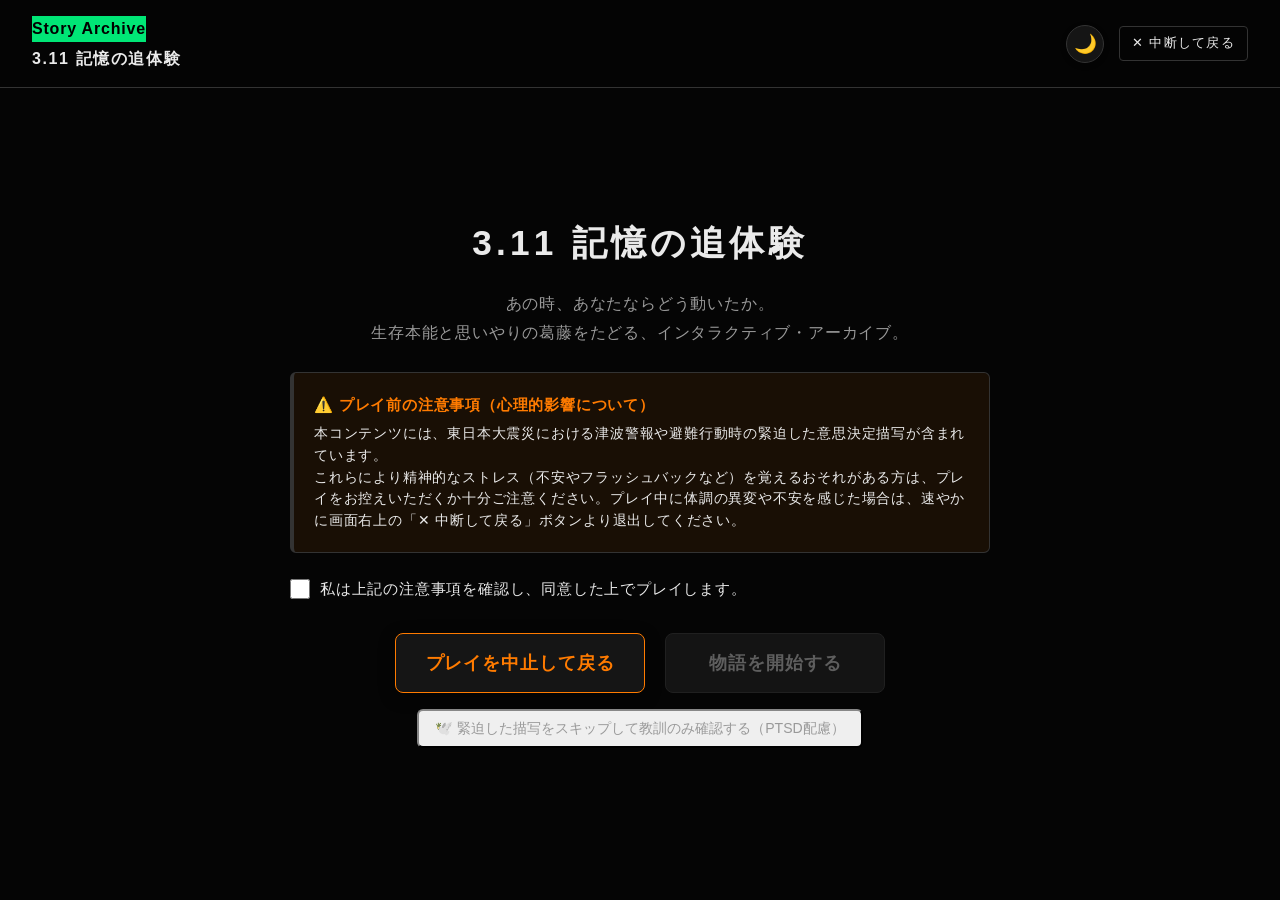
<file: novel-game.html>
<!DOCTYPE html>
<html lang="ja">
<head>
    <meta charset="UTF-8">
    <meta name="viewport" content="width=device-width, initial-scale=1.0"> 
    <meta http-equiv="Content-Security-Policy" content="default-src 'self'; script-src 'self' 'unsafe-inline' https://unpkg.com https://cdnjs.cloudflare.com https://cdn.jsdelivr.net; style-src 'self' 'unsafe-inline' https://fonts.googleapis.com https://unpkg.com; font-src 'self' https://fonts.gstatic.com; img-src 'self' data: blob: https://*.tile.openstreetmap.org https://server.arcgisonline.com https://cyberjapandata.gsi.go.jp https://maps.gsi.go.jp https://disaportaldata.gsi.go.jp https://unpkg.com; connect-src 'self' https://raw.githubusercontent.com https://earthquake.usgs.gov https://server.arcgisonline.com https://cyberjapandata.gsi.go.jp https://maps.gsi.go.jp https://disaportaldata.gsi.go.jp; object-src 'none'; base-uri 'self';">
    <title>3.11 記憶の追体験 | Quake Interactive Archive</title>
    <link href="https://fonts.googleapis.com/css2?family=Biz+UDPGOthic:wght@400;700&display=swap" rel="stylesheet">
    <link rel="stylesheet" href="./css/style.css?v=20261027_mobile_v2">
    
    <style>
        body { 
            background-color: var(--bg-color); 
            color: var(--text-main); 
            overflow: hidden; 
            margin: 0; 
            transition: background-color 0.3s ease, color 0.3s ease;
        }
        .game-container { 
            position: relative; 
            width: 100vw; 
            height: 100vh; 
            display: flex; 
            flex-direction: column; 
            justify-content: flex-end; 
            background-color: var(--bg-color);
            transition: background-color 0.5s ease;
        }
        .bg-layer { 
            position: absolute; 
            top: 0; 
            left: 0; 
            width: 100%; 
            height: 100%; 
            background-size: cover; 
            background-position: center; 
            z-index: 1; 
            transition: background-image 1s ease-in-out; 
        }
        .overlay { 
            position: absolute; 
            top: 0; 
            left: 0; 
            width: 100%; 
            height: 100%; 
            background: rgba(0,0,0,0.4); 
            z-index: 2; 
        }
        :root[data-theme="light"] .overlay,
        html[data-theme="light"] .overlay,
        body[data-theme="light"] .overlay {
            background: rgba(255,255,255,0.2);
        }
        
        .message-box { 
            position: relative; 
            z-index: 10; 
            background: var(--header-bg); 
            border: 1px solid var(--border-color); 
            border-radius: 8px; 
            margin: 0 2rem 2rem 2rem; 
            padding: 2rem; 
            min-height: 150px; 
            box-shadow: var(--card-shadow); 
            backdrop-filter: blur(10px); 
            color: var(--text-main);
            transition: background-color 0.3s ease, border-color 0.3s ease;
        }
        .speaker-name { 
            font-weight: bold; 
            color: var(--cud-blue); 
            margin-bottom: 10px; 
            font-size: 1.1rem; 
            letter-spacing: 0.1em; 
        }
        .message-text { 
            font-size: 1.15rem; 
            line-height: 1.9; 
            letter-spacing: 0.05em; 
            color: var(--text-main);
        }
        
        .choice-container { 
            position: absolute; 
            top: 40%; 
            left: 50%; 
            transform: translate(-50%, -50%); 
            z-index: 20; 
            display: flex; 
            flex-direction: column; 
            gap: 15px; 
            width: 85%; 
            max-width: 680px; 
            display: none; 
        }
        .choice-btn { 
            background: var(--surface-color); 
            border: 1px solid var(--cud-orange); 
            color: var(--cud-orange); 
            padding: 16px 22px; 
            font-size: 1.1rem; 
            border-radius: 8px; 
            cursor: pointer; 
            transition: all 0.2s ease; 
            text-align: left; 
            line-height: 1.5; 
            box-shadow: var(--card-shadow); 
            font-family: var(--font-sans);
            font-weight: 500;
        }
        .choice-btn:hover { 
            background: var(--cud-orange); 
            color: #fff; 
            box-shadow: 0 4px 15px rgba(230, 81, 0, 0.3);
        }
        
        #start-screen { 
            position: absolute; 
            top: 0; 
            left: 0; 
            width: 100%; 
            height: 100%; 
            z-index: 100; 
            background: var(--bg-color); 
            display: flex; 
            flex-direction: column; 
            justify-content: center; 
            align-items: center; 
            text-align: center; 
            padding: 95px 2rem 2rem; 
            box-sizing: border-box;
            overflow-y: auto;
            transition: background-color 0.3s ease;
        }

        /* 同意ボタン用スタイル */
        .menu-btn {
            background: var(--surface-color);
            border: 1px solid var(--cud-orange);
            color: var(--cud-orange);
            padding: 15px 30px;
            font-size: 1.1rem;
            border-radius: 8px;
            cursor: pointer;
            transition: all 0.2s ease;
            text-align: center;
            display: inline-flex;
            align-items: center;
            justify-content: center;
            text-decoration: none;
            font-weight: bold;
            letter-spacing: 0.05em;
            box-sizing: border-box;
            min-width: 220px;
            font-family: var(--font-sans);
            box-shadow: var(--card-shadow);
        }
        .menu-btn:hover:not(:disabled) {
            background: var(--cud-orange);
            color: #fff;
        }
        .menu-btn:disabled {
            border-color: var(--border-color);
            color: var(--text-sub);
            cursor: not-allowed;
            background: var(--surface-hover);
            opacity: 0.6;
            box-shadow: none;
        }

        /* 結果画面（スクロール可能モーダル） */
        .result-container {
            display: none;
            position: absolute;
            top: 0;
            left: 0;
            width: 100%;
            height: 100%;
            z-index: 120;
            background: var(--bg-color);
            overflow-y: auto;
            padding: 5rem 1.5rem 3rem;
            box-sizing: border-box;
            transition: background-color 0.3s ease;
        }
        .result-content {
            max-width: 760px;
            margin: 0 auto;
            text-align: left;
            color: var(--text-main);
        }
        .result-card {
            background: var(--surface-color);
            border: 1px solid var(--border-color);
            border-radius: 8px;
            padding: 1.5rem;
            margin-bottom: 1.5rem;
            box-shadow: var(--card-shadow);
            transition: background-color 0.3s ease, border-color 0.3s ease;
        }
        .result-card h3 {
            margin-top: 0;
            color: var(--cud-blue);
            font-size: 1.15rem;
            border-bottom: 1px solid var(--border-color);
            padding-bottom: 0.5rem;
            margin-bottom: 0.8rem;
        }
        .user-choice-badge {
            display: inline-block;
            background: rgba(230, 81, 0, 0.1);
            border: 1px solid var(--cud-orange);
            color: var(--cud-orange);
            padding: 4px 10px;
            border-radius: 4px;
            font-size: 0.9rem;
            font-weight: bold;
            margin-bottom: 0.8rem;
        }
        .history-fact {
            background: var(--surface-hover);
            border-left: 3px solid var(--cud-blue);
            padding: 12px 16px;
            border-radius: 0 6px 6px 0;
            font-size: 0.95rem;
            line-height: 1.7;
            color: var(--text-main);
        }

        /* スマートフォン向けレスポンシブ最適化 */
        @media (max-width: 768px) {
            #start-screen {
                padding: 65px 1rem 1.5rem;
                justify-content: flex-start;
            }
            #start-screen h1 {
                font-size: 1.45rem !important;
                margin-bottom: 0.8rem !important;
                white-space: normal !important;
            }
            #start-screen p {
                font-size: 0.88rem !important;
                margin-bottom: 1rem !important;
            }

            .menu-btn {
                padding: 12px 20px;
                font-size: 0.95rem;
                min-width: 140px;
            }

            /* 選択肢コンテナ：ヘッダー下端（top: 68px）基準で配置、縦中央マイナスシフトを解除 */
            .choice-container {
                top: 68px;
                bottom: auto;
                left: 50%;
                transform: translateX(-50%); /* 縦方向のマイナスシフトを解除し、ヘッダー裏への潜り込みを完全防止 */
                width: 92%;
                max-width: 480px;
                gap: 10px;
                max-height: calc(100vh - 68px - 170px); /* ヘッダーと下部メッセージ枠の間の安全領域に限定 */
                overflow-y: auto;
                -webkit-overflow-scrolling: touch;
                padding-bottom: 6px;
                box-sizing: border-box;
            }

            .choice-btn {
                padding: 10px 14px;
                font-size: 0.92rem;
                line-height: 1.45;
                border-radius: 6px;
            }

            /* メッセージボックス：下部にコンパクトに配置 */
            .message-box {
                margin: 0 0.8rem 0.8rem 0.8rem;
                padding: 1rem 1.1rem;
                min-height: 110px;
                border-radius: 8px;
            }
            .speaker-name {
                font-size: 0.95rem;
                margin-bottom: 6px;
            }
            .message-text {
                font-size: 0.95rem;
                line-height: 1.6;
            }

            /* 結果モーダル */
            .result-container {
                padding: 4.5rem 1rem 2rem;
            }
        }
    </style>
    <script>
        // テーマ初期適用（チラつき防止）
        (function() {
            var savedTheme = localStorage.getItem('v2_portal_theme') || 'dark';
            document.documentElement.setAttribute('data-theme', savedTheme);
            if (document.body) {
                document.body.setAttribute('data-theme', savedTheme);
            }
        })();

        window.setTheme = function(theme) {
            document.documentElement.setAttribute('data-theme', theme);
            if (document.body) {
                document.body.setAttribute('data-theme', theme);
            }
            try {
                localStorage.setItem('v2_portal_theme', theme);
            } catch (e) {
                console.error("Storage error:", e);
            }
            var toggleBtn = document.getElementById('btn-theme-toggle');
            if (toggleBtn) {
                toggleBtn.textContent = theme === 'dark' ? '🌙' : '☀️';
                toggleBtn.title = theme === 'dark' ? 'ライトテーマに切り替え' : 'ダークテーマに切り替え';
            }
            // テーマ変更イベントを通知
            document.dispatchEvent(new CustomEvent('themechange', { detail: { theme: theme } }));
        };

        window.toggleTheme = function() {
            var current = document.documentElement.getAttribute('data-theme') || 'dark';
            window.setTheme(current === 'dark' ? 'light' : 'dark');
        };

        document.addEventListener('DOMContentLoaded', function() {
            var currentTheme = document.documentElement.getAttribute('data-theme') || localStorage.getItem('v2_portal_theme') || 'dark';
            window.setTheme(currentTheme);

            var toggleBtn = document.getElementById('btn-theme-toggle');
            if (toggleBtn) {
                toggleBtn.addEventListener('click', function(e) {
                    e.preventDefault();
                    window.toggleTheme();
                });
            }
        });
    </script>
</head>
<body>

    <header style="z-index: 150;">
        <div class="logo-area">
            <span class="tag" style="background: var(--cud-green); color: #000; font-weight: bold; margin-bottom: 4px; display: inline-block;">Story Archive</span>
            <h1 style="font-size: 1rem; margin: 0; letter-spacing: 0.1em; color: var(--text-main);">3.11 記憶の追体験</h1>
        </div>
        <div class="header-actions">
            <!-- テーマ切り替え（単一トグルボタン） -->
            <button id="btn-theme-toggle" class="btn-theme-toggle" title="テーマ切り替え" aria-label="テーマ切り替え">🌙</button>
            <a href="index.html" class="btn-back" data-log="ノベルゲーム：戻るボタンをクリック">✕ 中断して戻る</a>
        </div>
    </header>

    <div id="start-screen">
        <div style="max-width: 700px; width: 100%; display: flex; flex-direction: column; align-items: center; margin: auto 0;">
            <h1 style="font-size: 2.2rem; letter-spacing: 0.12em; margin-bottom: 1.2rem; color: var(--text-main); text-align: center; white-space: nowrap;">3.11 記憶の追体験</h1>
            <p style="color: var(--text-sub); margin-bottom: 1.5rem; line-height: 1.8; text-align: center;">あの時、あなたならどう動いたか。<br>生存本能と思いやりの葛藤をたどる、インタラクティブ・アーカイブ。</p>
            
            <!-- プレイ前の注意事項 -->
            <div style="background: rgba(255, 123, 0, 0.08); border-left: 4px solid var(--cud-orange); padding: 1.25rem; border-radius: 6px; text-align: left; margin-bottom: 1.5rem; font-size: 0.85rem; line-height: 1.6; color: var(--text-main); width: 100%; box-sizing: border-box; border: 1px solid var(--border-color); border-left-width: 4px;">
                <strong style="color: var(--cud-orange); font-size: 0.95rem; display: block; margin-bottom: 6px;">⚠️ プレイ前の注意事項（心理的影響について）</strong>
                本コンテンツには、東日本大震災における津波警報や避難行動時の緊迫した意思決定描写が含まれています。<br>
                これらにより精神的なストレス（不安やフラッシュバックなど）を覚えるおそれがある方は、プレイをお控えいただくか十分ご注意ください。プレイ中に体調の異変や不安を感じた場合は、速やかに画面右上の「✕ 中断して戻る」ボタンより退出してください。
            </div>

            <!-- 同意チェックボックス (Active Consent) -->
            <div style="margin-bottom: 2rem; display: flex; align-items: center; justify-content: flex-start; width: 100%; gap: 10px; font-size: 0.95rem; color: var(--text-main); box-sizing: border-box;">
                <input type="checkbox" id="consent-checkbox" style="width: 20px; height: 20px; cursor: pointer; accent-color: var(--cud-orange);" data-log="ノベルゲーム：同意チェックボックスをクリック">
                <label for="consent-checkbox" style="cursor: pointer; user-select: none;">私は上記の注意事項を確認し、同意した上でプレイします。</label>
            </div>

            <div style="display: flex; gap: 20px; justify-content: center; width: 100%; flex-wrap: wrap;">
                <a href="index.html" class="menu-btn" data-log="ノベルゲーム：プレイを中止して戻るボタンをクリック">プレイを中止して戻る</a>
                <button class="menu-btn" id="btn-start" disabled data-log="ノベルゲーム：物語を開始するボタンをクリック">物語を開始する</button>
            </div>

            <!-- PTSD配慮：描写をスキップして教訓ダイジェストを確認するボタン -->
            <div style="margin-top: 16px; text-align: center; width: 100%;">
                <button type="button" id="btn-skip-lesson" class="btn secondary" style="font-size: 0.88rem; padding: 8px 16px; border-color: var(--border-color); color: var(--text-sub); border-radius: 6px; cursor: pointer;" data-log="ノベルゲーム：教訓ダイジェスト（描写スキップ）をクリック">
                    🕊️ 緊迫した描写をスキップして教訓のみ確認する（PTSD配慮）
                </button>
            </div>
        </div>
    </div>

    <div class="game-container" id="game-ui" style="display: none;">
        <div class="bg-layer" id="bg-image"></div>
        <div class="overlay"></div>
        
        <div class="choice-container" id="choices">
            <!-- 選択肢ボタンが動的生成されます -->
        </div>

        <div class="message-box" id="msg-box">
            <div class="speaker-name" id="speaker"></div>
            <div class="message-text" id="message"></div>
            <div style="text-align: right; margin-top: 15px;">
                <button class="btn primary" id="btn-next" data-log="ノベルゲーム：次へボタンをクリック">次へ</button>
            </div>
        </div>
    </div>

    <!-- 結果画面（史実検証リフレクション ＆ 家族へのメッセージ） -->
    <div class="result-container" id="result-box">
        <div class="result-content">
            <h2 style="color: var(--cud-green); font-size: 2rem; margin-bottom: 0.5rem; text-align: center;">SCENARIO COMPLETED</h2>
            <p style="color: var(--text-sub); text-align: center; margin-bottom: 2.5rem; font-family: var(--font-mono);">3.11 選択の記録と史実の検証</p>

            <div id="reflection-list">
                <!-- 選択肢ごとの史実検証カードが動的生成されます -->
            </div>

            <!-- 心理的デブリーフィング（心の着陸） -->
            <div class="result-card">
                <h3 style="color: var(--cud-green);">【追体験を終えたあなたへ】</h3>
                <p style="font-size: 0.95rem; line-height: 1.8; color: var(--text-main); margin: 0;">
                    物語の中で選んだ決断に、胸が締め付けられたり、迷ったりした瞬間があったかもしれません。<br>
                    その心の痛みは、あなたが「命の重み」を真剣に受け止めた証拠です。<br>
                    災害現場において、机の上の完璧な正解など存在しません。恐怖に竦むことも、誰かを助けたいと願うことも、すべて人間として自然で尊い感情です。自分を責める必要は一切ありません。
                </p>
            </div>

            <!-- 現実への持ち帰りアクション（家族へのメッセージ） -->
            <div class="result-card" style="border: 2px solid var(--cud-orange); background: rgba(255, 123, 0, 0.06);">
                <h3 style="color: var(--cud-orange); font-size: 1.25rem;">📱 今日の終わりに、大切な人へメッセージを届けてください</h3>
                <p style="font-size: 1rem; line-height: 1.8; color: var(--text-main); margin-bottom: 1.2rem;">
                    東日本大震災の記録が教えてくれた最大の教訓——それは、<strong>「平時の約束」がなければ、人は海へ向かって走ってしまう</strong>ということです。<br>
                    この画面を閉じたら、大切な家族やパートナーに、一通だけLINEやメールを送ってみてください。
                </p>
                <div style="background: var(--surface-color); border: 1px dashed var(--cud-orange); padding: 14px 18px; border-radius: 6px; font-weight: bold; color: var(--cud-orange); font-size: 1.1rem; text-align: center; margin-bottom: 1.2rem; box-shadow: var(--card-shadow);">
                    「もし大地震が来たら、お互い絶対に探しに戻らず、高台の〇〇で会おうね」
                </div>
                <p style="font-size: 0.9rem; color: var(--text-sub); margin: 0; line-height: 1.6;">
                    その一行の約束こそが、未来のあなたと、あなたの大切な人の命を救う最強の防災です。
                </p>
            </div>

            <div style="text-align: center; margin-top: 2.5rem; margin-bottom: 2rem;">
                <a href="index.html" class="btn secondary" style="padding: 14px 32px; font-size: 1.05rem;" data-log="ノベルゲーム：ダッシュボードへ戻るリンクをクリック">ダッシュボードへ戻る</a>
            </div>
        </div>
    </div>

    <script src="./js/utils.js?v=20261029_csv_v3"></script>
    <script src="./js/novel_game.js?v=20261016_badge"></script>
</body>
</html>
</file>
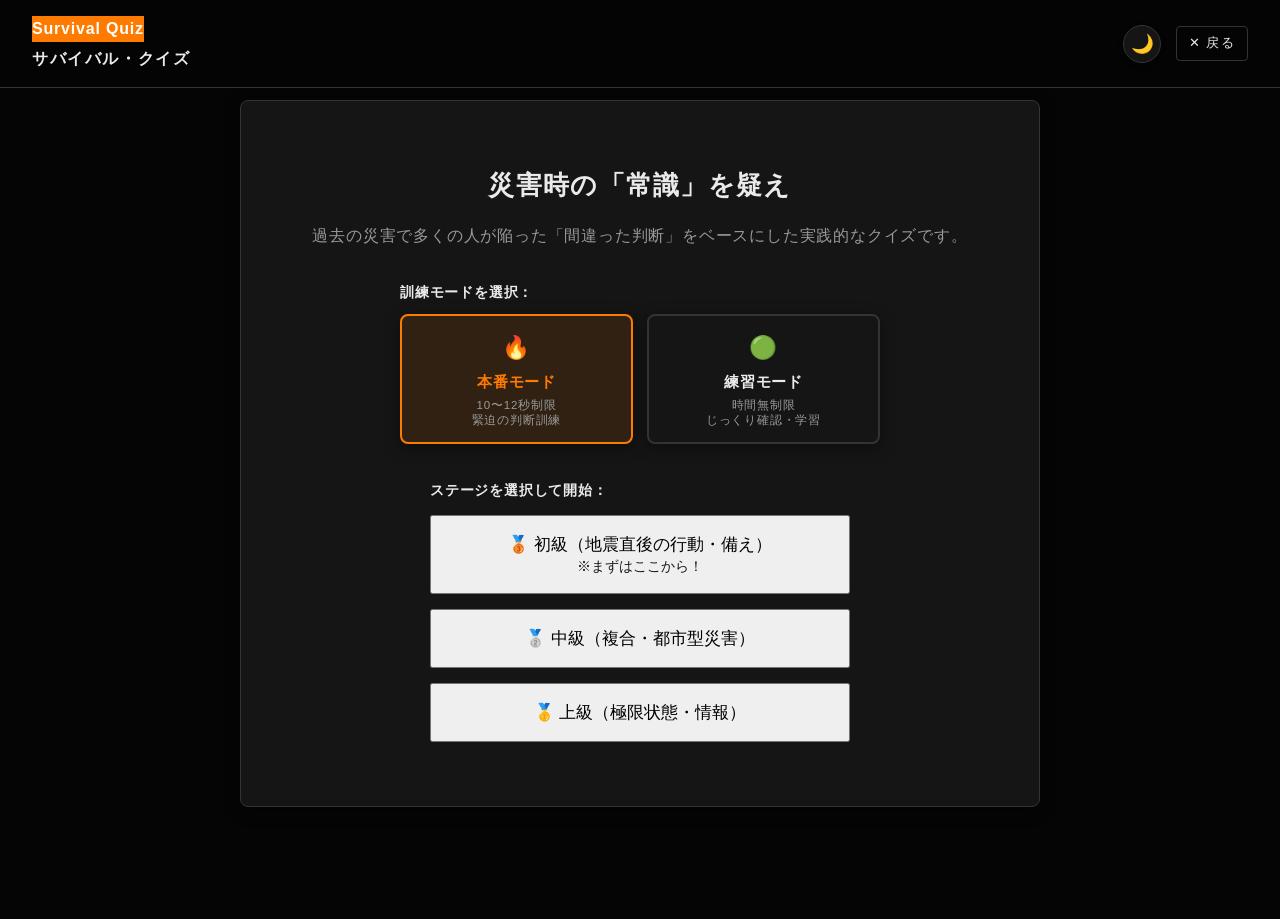
<file: quiz.html>
<!DOCTYPE html>
<html lang="ja">
<head>
    <meta charset="UTF-8">
    <meta name="viewport" content="width=device-width, initial-scale=1.0"> 
    <meta http-equiv="Content-Security-Policy" content="default-src 'self'; script-src 'self' 'unsafe-inline' https://unpkg.com https://cdnjs.cloudflare.com https://cdn.jsdelivr.net; style-src 'self' 'unsafe-inline' https://fonts.googleapis.com https://unpkg.com; font-src 'self' https://fonts.gstatic.com; img-src 'self' data: blob: https://*.tile.openstreetmap.org https://server.arcgisonline.com https://cyberjapandata.gsi.go.jp https://maps.gsi.go.jp https://disaportaldata.gsi.go.jp https://unpkg.com; connect-src 'self' https://raw.githubusercontent.com https://earthquake.usgs.gov https://server.arcgisonline.com https://cyberjapandata.gsi.go.jp https://maps.gsi.go.jp https://disaportaldata.gsi.go.jp; object-src 'none'; base-uri 'self';">
    <title>サバイバル・クイズ | Quake Interactive Archive</title>
    <link href="https://fonts.googleapis.com/css2?family=Biz+UDPGOthic:wght@400;700&family=Roboto+Mono:wght@400;700&display=swap" rel="stylesheet">
    <link rel="stylesheet" href="./css/style.css?v=20261027_mobile_v2">
    
    <style>
        .quiz-container { 
            max-width: 800px; 
            margin: 100px auto 2rem; 
            padding: 2.5rem; 
            background: var(--surface-color); 
            border: 1px solid var(--border-color); 
            border-radius: 8px; 
            box-shadow: var(--card-shadow); 
            transition: background-color 0.3s ease, border-color 0.3s ease, box-shadow 0.3s ease;
        }
        /* 進行状況バーの非表示化 */
        .progress-bar, .progress-fill {
            display: none !important;
        }
        
        .question-box { margin-bottom: 2rem; }
        .question-box h2 { 
            color: var(--text-main); 
            font-size: 1.35rem; 
            line-height: 1.6; 
            letter-spacing: 0.05em; 
        }
        
        .choices-box { display: flex; flex-direction: column; gap: 15px; }
        .choice-btn { 
            text-align: left; 
            padding: 1.2rem 2rem; 
            font-size: 1.2rem; 
            font-weight: bold;
            border-radius: 8px; 
            background: var(--surface-color); 
            border: 2px solid var(--border-color); 
            color: var(--text-main); 
            cursor: pointer; 
            transition: all 0.2s ease; 
            box-shadow: var(--card-shadow);
            font-family: var(--font-sans);
            width: 100%;
            margin-bottom: 8px;
        }
        .choice-btn:hover { 
            background: var(--surface-hover); 
            border-color: var(--cud-orange); 
            color: var(--cud-orange);
            transform: translateY(-1px);
        }
        .choice-btn.selected { 
            background: rgba(255, 123, 0, 0.12); 
            border-color: var(--cud-orange); 
            color: var(--cud-orange); 
        }
        
        /* モード選択カード */
        .mode-card {
            background: var(--surface-color);
            border: 2px solid var(--border-color);
            border-radius: 8px;
            padding: 14px 10px;
            cursor: pointer;
            text-align: center;
            transition: all 0.2s ease;
            box-shadow: var(--card-shadow);
        }
        .mode-card:hover {
            border-color: var(--border-card);
            background: var(--surface-hover);
        }
        .mode-card.selected-timed {
            background: rgba(255, 123, 0, 0.12) !important;
            border-color: var(--cud-orange) !important;
        }
        .mode-card.selected-timed .mode-title {
            color: var(--cud-orange) !important;
        }
        .mode-card.selected-practice {
            background: rgba(0, 230, 118, 0.12) !important;
            border-color: var(--cud-green) !important;
        }
        .mode-card.selected-practice .mode-title {
            color: var(--cud-green) !important;
        }
        .mode-title {
            font-weight: bold;
            color: var(--text-main);
            font-size: 0.95rem;
            margin-bottom: 4px;
        }
        .mode-desc {
            font-size: 0.72rem;
            color: var(--text-sub);
            line-height: 1.3;
        }

        .feedback-box { margin-top: 2rem; padding: 1.5rem; border-radius: 8px; display: none; box-shadow: var(--card-shadow); }
        .feedback-box.correct { background: rgba(0, 230, 118, 0.1); border: 1px solid var(--cud-green); }
        .feedback-box.incorrect { background: rgba(255, 123, 0, 0.1); border: 1px solid var(--cud-orange); }
        .feedback-title { font-size: 1.2rem; font-weight: bold; margin-bottom: 10px; }
        .correct .feedback-title { color: var(--cud-green); }
        .incorrect .feedback-title { color: var(--cud-orange); }
        .feedback-desc { color: var(--text-main); font-size: 0.95rem; line-height: 1.7; }
        
        .result-box { text-align: center; display: none; }
        .score-display { font-size: 4rem; font-family: var(--font-mono); color: var(--cud-orange); margin: 20px 0; }

        @media (max-width: 768px) {
            .quiz-container {
                margin: 76px 12px 1.5rem;
                padding: 1.25rem 1rem;
            }
            .question-box h2 {
                font-size: 1.15rem;
            }
            .choice-btn {
                padding: 0.9rem 1.2rem;
                font-size: 1rem;
            }
            .score-display {
                font-size: 3rem;
            }
        }
    </style>
    <script>
        // テーマ初期適用（チラつき防止）
        (function() {
            var savedTheme = localStorage.getItem('v2_portal_theme') || 'dark';
            document.documentElement.setAttribute('data-theme', savedTheme);
            if (document.body) {
                document.body.setAttribute('data-theme', savedTheme);
            }
        })();

        window.setTheme = function(theme) {
            document.documentElement.setAttribute('data-theme', theme);
            if (document.body) {
                document.body.setAttribute('data-theme', theme);
            }
            try {
                localStorage.setItem('v2_portal_theme', theme);
            } catch (e) {
                console.error("Storage error:", e);
            }
            var toggleBtn = document.getElementById('btn-theme-toggle');
            if (toggleBtn) {
                toggleBtn.textContent = theme === 'dark' ? '🌙' : '☀️';
                toggleBtn.title = theme === 'dark' ? 'ライトテーマに切り替え' : 'ダークテーマに切り替え';
            }
            // テーマ変更イベントを通知
            document.dispatchEvent(new CustomEvent('themechange', { detail: { theme: theme } }));
        };

        window.toggleTheme = function() {
            var current = document.documentElement.getAttribute('data-theme') || 'dark';
            window.setTheme(current === 'dark' ? 'light' : 'dark');
        };

        document.addEventListener('DOMContentLoaded', function() {
            var currentTheme = document.documentElement.getAttribute('data-theme') || localStorage.getItem('v2_portal_theme') || 'dark';
            window.setTheme(currentTheme);

            var toggleBtn = document.getElementById('btn-theme-toggle');
            if (toggleBtn) {
                toggleBtn.addEventListener('click', function(e) {
                    e.preventDefault();
                    window.toggleTheme();
                });
            }
        });
    </script>
</head>
<body>

    <header>
        <div class="logo-area">
            <span class="tag" style="background: var(--cud-orange); color: #fff; font-weight: bold; margin-bottom: 4px; display: inline-block;">Survival Quiz</span>
            <h1 style="font-size: 1rem; margin: 0; letter-spacing: 0.1em; color: var(--text-main);">サバイバル・クイズ</h1>
        </div>
        <div class="header-actions">
            <!-- テーマ切り替え（単一トグルボタン） -->
            <button id="btn-theme-toggle" class="btn-theme-toggle" title="テーマ切り替え" aria-label="テーマ切り替え">🌙</button>
            <a href="index.html" class="btn-back" data-log="クイズ：戻るボタンをクリック">✕ 戻る</a>
        </div>
    </header>

    <main class="quiz-container">
        
        <div id="start-screen" style="text-align: center; padding: 1.5rem 0;">
            <h2 style="color: var(--text-main); margin-bottom: 1rem; font-size: 1.6rem; letter-spacing: 0.05em;">災害時の「常識」を疑え</h2>
            <p style="color: var(--text-sub); margin-bottom: 2rem; line-height: 1.7;">過去の災害で多くの人が陥った「間違った判断」をベースにした実践的なクイズです。</p>
            
            <!-- モード選択エリア -->
            <div style="max-width: 480px; margin: 0 auto 2.2rem;">
                <div style="font-size: 0.9rem; color: var(--text-main); margin-bottom: 10px; font-weight: bold; text-align: left;">訓練モードを選択：</div>
                <div class="mode-select-grid" style="display: grid; grid-template-columns: 1fr 1fr; gap: 14px;">
                    <div class="mode-card selected-timed" id="quiz-mode-timed" data-log="クイズ：本番モードを選択">
                        <div style="font-size: 1.4rem; margin-bottom: 4px;">🔥</div>
                        <div class="mode-title">本番モード</div>
                        <div class="mode-desc">10〜12秒制限<br>緊迫の判断訓練</div>
                    </div>
                    <div class="mode-card" id="quiz-mode-practice" data-log="クイズ：練習モードを選択">
                        <div style="font-size: 1.4rem; margin-bottom: 4px;">🟢</div>
                        <div class="mode-title">練習モード</div>
                        <div class="mode-desc">時間無制限<br>じっくり確認・学習</div>
                    </div>
                </div>
            </div>

            <div style="font-size: 0.9rem; color: var(--text-main); margin-bottom: 12px; font-weight: bold; text-align: left; max-width: 420px; margin-left: auto; margin-right: auto;">ステージを選択して開始：</div>
            <div style="display: flex; flex-direction: column; gap: 15px; max-width: 420px; margin: 0 auto;">
                <button class="btn primary" id="btn-start-stage0" style="padding: 16px; font-size: 1.05rem;" data-log="クイズ：初級を開始">🥉 初級（地震直後の行動・備え）<br><span style="font-size:0.85rem; font-weight:normal; opacity: 0.9;">※まずはここから！</span></button>
                <button class="btn secondary" id="btn-start-stage1" style="padding: 16px; font-size: 1.05rem;" data-log="クイズ：中級を開始">🥈 中級（複合・都市型災害）</button>
                <button class="btn secondary" id="btn-start-stage2" style="padding: 16px; font-size: 1.05rem;" data-log="クイズ：上級を開始">🥇 上級（極限状態・情報）</button>
            </div>
        </div>

        <div id="quiz-screen" style="display: none;">
            <div id="timer-wrapper" style="text-align: center; margin: 1.5rem 0 2rem; font-family: var(--font-mono);">
                <div id="timer-label" style="font-size: 0.9rem; color: var(--text-sub); letter-spacing: 0.15em; margin-bottom: 5px;">残り時間</div>
                <div id="timer-display" style="font-size: 4rem; font-weight: bold; color: var(--text-main); line-height: 1;">10.0秒</div>
            </div>
            <div style="display: flex; justify-content: space-between; margin-bottom: 1rem; color: var(--text-sub); font-family: var(--font-mono); font-size: 0.9rem;">
                <span id="q-counter">Q. 1 / 5</span>
                <span id="score-counter">スコア: 0点</span>
            </div>
            
            <div class="question-box">
                <h2 id="q-text">質問テキストがここに入ります。</h2>
            </div>
            
            <div class="choices-box" id="choices">
                <button class="choice-btn" id="choice-1" data-log="クイズ：選択肢1をクリック">選択肢1</button>
                <button class="choice-btn" id="choice-2" data-log="クイズ：選択肢2をクリック">選択肢2</button>
                <button class="choice-btn" id="choice-3" data-log="クイズ：選択肢3をクリック">選択肢3</button>
            </div>
            
            <div class="feedback-box" id="feedback">
                <div class="feedback-title" id="fb-title">正解 / 不正解</div>
                <div class="feedback-desc" id="fb-desc">解説テキストがここに入ります。</div>
                <div style="text-align: right; margin-top: 15px;">
                    <button class="btn primary" id="btn-next" data-log="クイズ：次の状況へボタンをクリック">次の状況へ</button>
                    <button class="btn primary" id="btn-finish" style="display:none;" data-log="クイズ：生存報告へボタンをクリック">生存報告（結果）へ</button>
                </div>
            </div>
        </div>

        <div id="result-screen" class="result-box">
            <h2 style="color: var(--text-main); margin-bottom: 0;">訓練結果</h2>
            <div class="score-display" id="final-score">0 / 0</div>
            <p id="result-message" style="color: var(--text-sub); margin-bottom: 2rem;"></p>
            <div style="display: flex; gap: 10px; justify-content: center; flex-wrap: wrap;">
                <a href="index.html" class="btn secondary" data-log="クイズ：ダッシュボードへ戻るリンクをクリック">ダッシュボードへ戻る</a>
                <button class="btn primary" id="btn-retry" data-log="クイズ：もう一度挑戦するボタンをクリック">別の難易度に挑戦する</button>
            </div>
        </div>

    </main>

    <script src="./js/utils.js?v=20261029_csv_v3"></script>
    <script src="./js/quiz.js?v=20261029_csv_v3"></script>
</body>
</html>
</file>
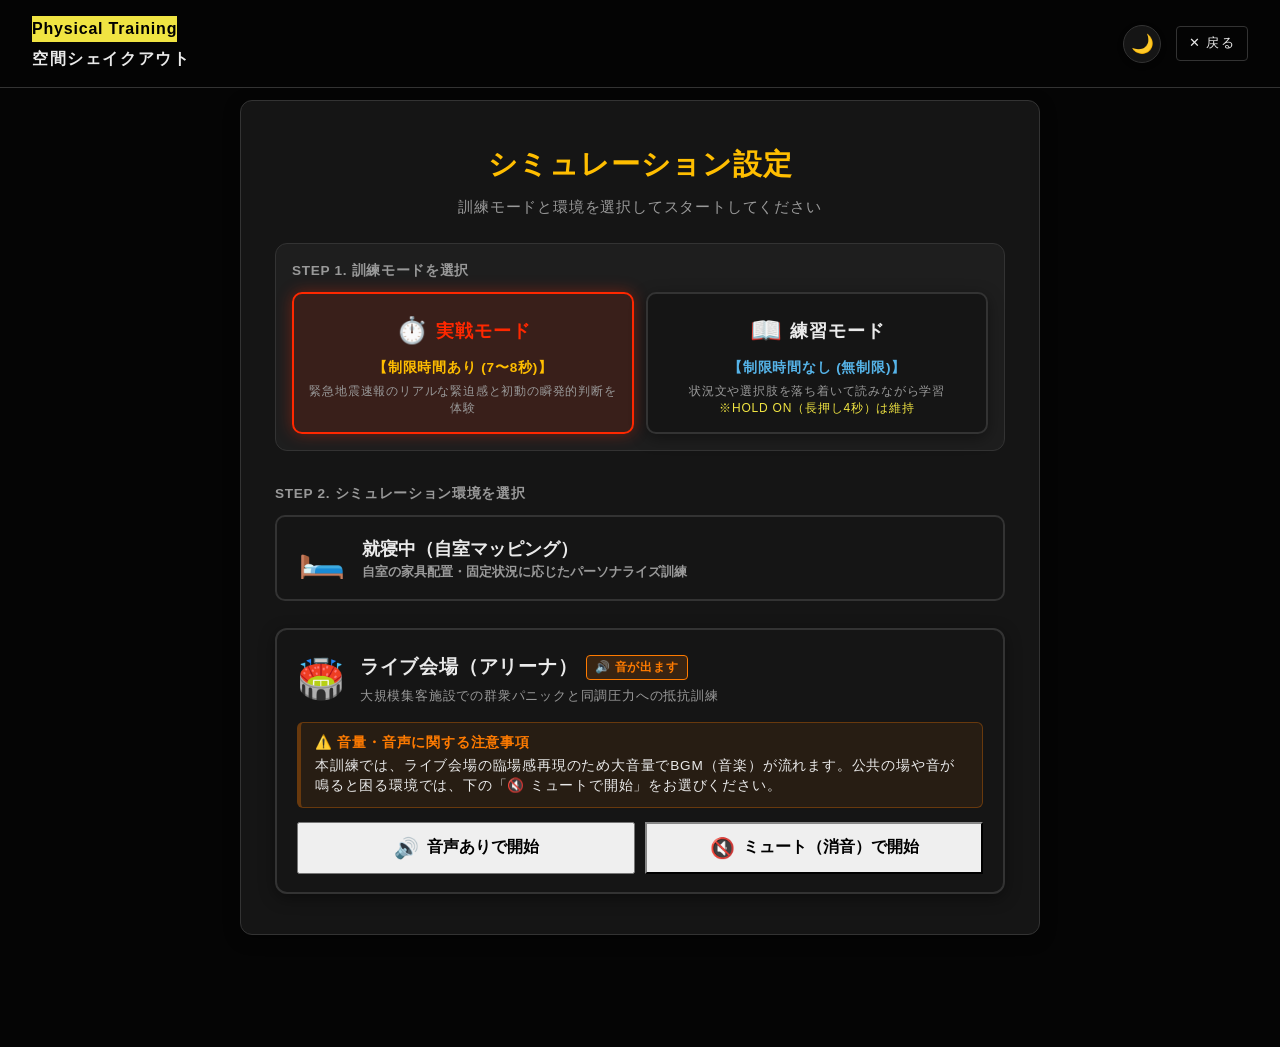
<file: shakeout.html>
<!DOCTYPE html>
<html lang="ja">
<head>
    <meta charset="UTF-8">
    <meta name="viewport" content="width=device-width, initial-scale=1.0"> 
    <meta http-equiv="Content-Security-Policy" content="default-src 'self'; script-src 'self' 'unsafe-inline' https://unpkg.com https://cdnjs.cloudflare.com https://cdn.jsdelivr.net; style-src 'self' 'unsafe-inline' https://fonts.googleapis.com https://unpkg.com; font-src 'self' https://fonts.gstatic.com; img-src 'self' data: blob: https://*.tile.openstreetmap.org https://server.arcgisonline.com https://cyberjapandata.gsi.go.jp https://maps.gsi.go.jp https://disaportaldata.gsi.go.jp https://unpkg.com; connect-src 'self' https://raw.githubusercontent.com https://earthquake.usgs.gov https://server.arcgisonline.com https://cyberjapandata.gsi.go.jp https://maps.gsi.go.jp https://disaportaldata.gsi.go.jp; object-src 'none'; base-uri 'self';">
    <title>空間シェイクアウト | Quake Interactive Archive</title>
    <link href="https://fonts.googleapis.com/css2?family=Biz+UDPGOthic:wght@400;700&family=Roboto+Mono:wght@400;700&display=swap" rel="stylesheet">
    <link rel="stylesheet" href="./css/style.css?v=20261027_mobile_v2">
    
    <style>
        .shakeout-container { max-width: 800px; margin: 100px auto 2rem; text-align: center; }

        .main-container {
            background: var(--surface-color);
            border: 1px solid var(--border-color);
            border-radius: 12px;
            padding: 2.5rem 1.5rem;
            box-shadow: var(--card-shadow);
            transition: background-color 0.3s ease, border-color 0.3s ease, box-shadow 0.3s ease;
            text-align: center;
        }
        .main-container.bg-alert {
            border-color: var(--cud-orange);
            box-shadow: 0 0 20px rgba(255, 123, 0, 0.25);
        }

        .scene-title {
            color: var(--text-main);
            font-size: 1.8rem;
            font-weight: bold;
            margin-bottom: 1rem;
        }
        .situation-text {
            color: var(--text-main);
        }
        .alert-text {
            font-weight: bold;
            color: var(--text-main);
        }
        
        .simulation-window { background: var(--surface-color); border: 2px solid var(--border-color); border-radius: 8px; height: 400px; position: relative; overflow: hidden; margin-bottom: 2rem; display: flex; flex-direction: column; justify-content: center; align-items: center; box-shadow: var(--card-shadow); transition: background-color 0.3s ease, border-color 0.3s ease; }
        
        /* 揺れのエフェクト */
        @keyframes earthquake {
            0% { transform: translate(0, 0) rotate(0deg); }
            10% { transform: translate(-5px, -5px) rotate(-1deg); }
            20% { transform: translate(5px, 5px) rotate(1deg); }
            30% { transform: translate(-5px, 5px) rotate(0deg); }
            40% { transform: translate(5px, -5px) rotate(1deg); }
            50% { transform: translate(-5px, 0) rotate(-1deg); }
            60% { transform: translate(5px, 0) rotate(0deg); }
            70% { transform: translate(0, 5px) rotate(-1deg); }
            80% { transform: translate(0, -5px) rotate(1deg); }
            90% { transform: translate(-5px, 5px) rotate(0deg); }
            100% { transform: translate(0, 0) rotate(0deg); }
        }
        .shaking { animation: earthquake 0.3s infinite; border-color: var(--cud-orange); }
        
        /* タイマー表示 */
        .timer-display { font-family: var(--font-mono); font-size: 3.5rem; color: var(--text-main); z-index: 10; font-weight: bold; }
        
        /* アクションボタン */
        .action-area { padding: 2rem; background: var(--surface-color); border-radius: 8px; border: 1px solid var(--border-color); }
        #btn-action { background: #00E676; color: #000; border: none; font-size: 1.5rem; font-weight: bold; padding: 20px 40px; border-radius: 50px; cursor: pointer; transition: 0.1s; box-shadow: 0 0 20px rgba(0, 230, 118, 0.4); }
        #btn-action:active { transform: scale(0.95); background: #00c853; }
        #btn-action:disabled { background: #333; color: #666; box-shadow: none; cursor: not-allowed; }
        
        .instruction { color: var(--text-sub); margin-top: 15px; font-size: 0.9rem; }
        
        /* タイマーバー＆視覚的加速演出 */
        .shakeout-timer-wrapper {
            max-width: 500px;
            margin: 1rem auto 1.8rem;
            text-align: center;
        }
        .timer-container {
            width: 100% !important;
            height: 10px !important;
            background: rgba(255, 255, 255, 0.15) !important;
            border-radius: 5px !important;
            overflow: hidden !important;
            box-shadow: inset 0 1px 3px rgba(0, 0, 0, 0.6) !important;
            display: block !important;
            margin: 12px auto 0 !important;
        }
        .timer-bar {
            height: 100% !important;
            width: 100% !important;
            transform-origin: left !important;
            display: block !important;
            border-radius: 5px !important;
            transition: background 0.2s ease, box-shadow 0.2s ease !important;
        }
        
        /* タイマー緊急パルスアニメーション */
        @keyframes timer-panic {
            0%, 100% { transform: scale(1); }
            50% { transform: scale(1.08); }
        }
        .timer-panic {
            animation: timer-panic 0.35s infinite ease-in-out !important;
            display: inline-block !important;
        }

        /* キーワード強調 */
        .keyword-danger {
            color: #FF4D4D;
            font-weight: bold;
            background: rgba(255, 77, 77, 0.15);
            padding: 1px 6px;
            border-radius: 4px;
            border: 1px solid rgba(255, 77, 77, 0.3);
        }
        .keyword-warning {
            color: #FFBE00;
            font-weight: bold;
            background: rgba(255, 190, 0, 0.15);
            padding: 1px 6px;
            border-radius: 4px;
            border: 1px solid rgba(255, 190, 0, 0.3);
        }
        .phase-badge {
            display: inline-block;
            background: rgba(86, 180, 233, 0.15);
            color: #56B4E9;
            border: 1px solid rgba(86, 180, 233, 0.5);
            padding: 3px 12px;
            border-radius: 20px;
            font-size: 0.9rem;
            font-weight: bold;
            margin-bottom: 8px;
            letter-spacing: 0.05em;
        }
    
        /* モード選択カード */
        .mode-select-grid {
            display: grid;
            grid-template-columns: 1fr 1fr;
            gap: 12px;
        }
        .mode-card {
            background: var(--surface-color);
            border: 2px solid var(--border-color);
            border-radius: 10px;
            padding: 16px 12px;
            cursor: pointer;
            transition: all 0.2s ease;
            text-align: center;
            user-select: none;
            box-shadow: var(--card-shadow);
        }
        .mode-card:hover {
            border-color: var(--border-card);
            background: var(--surface-hover);
        }
        .mode-card.selected-timed {
            background: rgba(255, 40, 0, 0.12) !important;
            border-color: #FF2800 !important;
            box-shadow: 0 0 15px rgba(255, 40, 0, 0.35) !important;
        }
        .mode-card.selected-practice {
            background: rgba(86, 180, 233, 0.12) !important;
            border-color: #56B4E9 !important;
            box-shadow: 0 0 15px rgba(86, 180, 233, 0.35) !important;
        }
        @media (max-width: 768px) {
            .shakeout-container {
                margin: 76px 12px 1.5rem;
            }
            .main-container {
                padding: 1.5rem 1rem;
            }
            .scene-title {
                font-size: 1.35rem;
            }
            .simulation-window {
                height: 260px;
                margin-bottom: 1.2rem;
            }
            .mode-select-grid {
                grid-template-columns: 1fr;
            }
        }
    </style>
    <script>
        // テーマ初期適用（チラつき防止）
        (function() {
            var savedTheme = localStorage.getItem('v2_portal_theme') || 'dark';
            document.documentElement.setAttribute('data-theme', savedTheme);
            if (document.body) {
                document.body.setAttribute('data-theme', savedTheme);
            }
        })();

        window.setTheme = function(theme) {
            document.documentElement.setAttribute('data-theme', theme);
            if (document.body) {
                document.body.setAttribute('data-theme', theme);
            }
            try {
                localStorage.setItem('v2_portal_theme', theme);
            } catch (e) {
                console.error("Storage error:", e);
            }
            var toggleBtn = document.getElementById('btn-theme-toggle');
            if (toggleBtn) {
                toggleBtn.textContent = theme === 'dark' ? '🌙' : '☀️';
                toggleBtn.title = theme === 'dark' ? 'ライトテーマに切り替え' : 'ダークテーマに切り替え';
            }
            // テーマ変更イベントを通知
            document.dispatchEvent(new CustomEvent('themechange', { detail: { theme: theme } }));
        };

        window.toggleTheme = function() {
            var current = document.documentElement.getAttribute('data-theme') || 'dark';
            window.setTheme(current === 'dark' ? 'light' : 'dark');
        };

        document.addEventListener('DOMContentLoaded', function() {
            var currentTheme = document.documentElement.getAttribute('data-theme') || localStorage.getItem('v2_portal_theme') || 'dark';
            window.setTheme(currentTheme);

            var toggleBtn = document.getElementById('btn-theme-toggle');
            if (toggleBtn) {
                toggleBtn.addEventListener('click', function(e) {
                    e.preventDefault();
                    window.toggleTheme();
                });
            }
        });
    </script>
</head>
<body>

    <header>
        <div class="logo-area">
            <span class="tag" style="background: #F0E442; color: #000; font-weight: bold; margin-bottom: 4px; display: inline-block;">Physical Training</span>
            <h1 style="font-size: 1rem; margin: 0; letter-spacing: 0.1em; color: var(--text-main);">空間シェイクアウト</h1>
        </div>
        <div class="header-actions">
            <!-- テーマ切り替え（単一トグルボタン） -->
            <button id="btn-theme-toggle" class="btn-theme-toggle" title="テーマ切り替え" aria-label="テーマ切り替え">🌙</button>
            <a href="index.html" class="btn-back" data-log="シェイクアウト：戻るボタンをクリック">✕ 戻る</a>
        </div>
    </header>

    <main class="shakeout-container">
        
        <div id="main-container" class="main-container">
            <div id="content-box" style="width: 100%; padding: 0 10px;"></div>
        </div>

        <div id="training-screen" style="display: none;">
            <div class="simulation-window" id="sim-window">
                <div id="status-text" style="color: var(--cud-orange); font-weight: bold; font-size: 1.5rem; margin-bottom: 10px;">地震発生！身を守れ！</div>
                <div class="timer-display" id="timer">10.0</div>
            </div>
            
            <div class="action-area">
                <button id="btn-action" data-log="シェイクアウト：アクションボタンをクリック">長押しして身を守る</button>
                <div class="instruction">※ マウスの左ボタンを押し続けてください</div>
            </div>
        </div>

        <div id="result-screen" style="display: none; padding: 3rem; background: var(--surface-color); border-radius: 8px; border: 1px solid var(--border-color);">
            <h2 id="result-title" style="font-size: 2rem; margin-bottom: 10px;"></h2>
            <p id="result-desc" style="color: var(--text-sub); margin-bottom: 2rem; line-height: 1.6;"></p>
            <div style="display: flex; gap: 10px; justify-content: center;">
                <a href="index.html" class="btn secondary" data-log="シェイクアウト：ダッシュボードへ戻るリンクをクリック">ダッシュボードへ戻る</a>
                <button class="btn primary" id="btn-retry" data-log="シェイクアウト：もう一度挑戦するボタンをクリック">もう一度挑戦する</button>
            </div>
        </div>

    </main>

    <script src="./js/utils.js?v=20261029_csv_v3"></script>
    <script src="./js/shakeout.js?v=20261029_csv_v3"></script>
</body>
</html>
</file>
<file: css/style.css>
/* =========================================
   Design System: SFJ Dual Theme (Dark / Light)
   ========================================= */

/* --- 1. ダークテーマ（デフォルト） --- */
:root, :root[data-theme="dark"], body[data-theme="dark"] {
    --bg-color: #050505;
    --surface-color: #151515;
    --surface-hover: #1e1e1e;
    --header-bg: rgba(5, 5, 5, 0.92);
    
    --text-main: #EAEAEA;
    --text-sub: #999999;
    --border-color: #333333;
    --border-card: #282828;

    --cud-orange: #ff7b00;
    --cud-blue: #56B4E9;
    --cud-yellow: #F0E442;
    --cud-green: #00E676;
    --cud-purple: #b366ff;
    
    --card-shadow: 0 4px 16px rgba(0, 0, 0, 0.4);
    --card-shadow-hover: 0 8px 24px rgba(0, 0, 0, 0.7);

    --font-sans: 'BIZ UDPGothic', 'Noto Sans JP', sans-serif;
    --font-mono: 'Roboto Mono', monospace;
}

/* --- 2. ライトテーマ（白銀ボディ × 漆黒テキスト） --- */
:root[data-theme="light"], body[data-theme="light"] {
    --bg-color: #F5F6F8;
    --surface-color: #FFFFFF;
    --surface-hover: #F0F2F5;
    --header-bg: rgba(255, 255, 255, 0.95);
    
    --text-main: #111418;
    --text-sub: #5F6672;
    --border-color: #DDE1E6;
    --border-card: #E4E7EC;

    --cud-orange: #E65100;
    --cud-blue: #0277BD;
    --cud-yellow: #B78103;
    --cud-green: #008744;
    --cud-purple: #7B1FA2;

    --card-shadow: 0 4px 16px rgba(15, 23, 42, 0.06);
    --card-shadow-hover: 0 10px 25px rgba(15, 23, 42, 0.12);

    --font-sans: 'BIZ UDPGothic', 'Noto Sans JP', sans-serif;
    --font-mono: 'Roboto Mono', monospace;
}

/* Reset & Base */
* { box-sizing: border-box; margin: 0; padding: 0; }

body {
    background-color: var(--bg-color);
    color: var(--text-main);
    font-family: var(--font-sans);
    letter-spacing: 0.05em;
    line-height: 1.6;
    -webkit-font-smoothing: antialiased;
    padding-bottom: 80px; 
    transition: background-color 0.3s ease, color 0.3s ease;
}

a { text-decoration: none; color: inherit; }

/* -----------------------------------------
   Header Area
   ----------------------------------------- */
header {
    display: flex;
    justify-content: space-between;
    align-items: center;
    padding: 1rem 2rem;
    background: var(--header-bg);
    position: fixed;
    top: 0; left: 0; width: 100%;
    z-index: 2000;
    backdrop-filter: blur(10px);
    border-bottom: 1px solid var(--border-color);
    transition: background-color 0.3s ease, border-color 0.3s ease;
}

.logo-area h1 {
    font-size: 1.2rem;
    font-weight: 700;
    letter-spacing: 0.15em;
    color: var(--text-main);
    text-transform: uppercase;
    transition: color 0.3s ease;
}

.logo-area p {
    font-size: 0.7rem;
    color: var(--text-sub);
    letter-spacing: 0.1em;
    transition: color 0.3s ease;
}

.header-actions {
    display: flex;
    align-items: center;
    gap: 15px;
}

/* 単一トグル式テーマ切替アイコンボタン */
.btn-theme-toggle {
    background: var(--surface-color);
    border: 1px solid var(--border-color);
    color: var(--text-main);
    width: 38px;
    height: 38px;
    border-radius: 50%;
    display: inline-flex;
    align-items: center;
    justify-content: center;
    font-size: 1.15rem;
    cursor: pointer;
    transition: all 0.2s ease;
    user-select: none;
    padding: 0;
    flex-shrink: 0;
    box-shadow: 0 2px 8px rgba(0,0,0,0.06);
}
.btn-theme-toggle:hover {
    background: var(--surface-hover);
    border-color: var(--cud-yellow);
    transform: scale(1.06);
}
.btn-theme-toggle:active {
    transform: scale(0.95);
}

.user-id-badge {
    font-family: var(--font-mono);
    font-size: 0.8rem;
    color: var(--text-sub);
    background: var(--surface-color);
    padding: 4px 8px;
    border-radius: 4px;
    border: 1px solid var(--border-color);
}

/* マイページボタンと戻るボタン */
.btn-mypage, .btn-back {
    background: transparent;
    color: var(--text-main);
    border: 1px solid var(--border-color);
    padding: 6px 12px;
    font-size: 0.8rem;
    border-radius: 4px;
    cursor: pointer;
    transition: all 0.2s;
    letter-spacing: 0.1em;
    display: inline-block;
    text-decoration: none;
}

.btn-mypage:hover, .btn-back:hover {
    background: var(--text-main);
    color: var(--bg-color);
}

.btn-mypage:disabled {
    opacity: 0.6;
    cursor: not-allowed;
    background: #333333 !important;
    border-color: #555555 !important;
    color: #888888 !important;
    box-shadow: none !important;
    transform: none !important;
}

:root[data-theme="light"] .btn-mypage:disabled,
body[data-theme="light"] .btn-mypage:disabled {
    background: #E5E7EB !important;
    border-color: #D1D5DB !important;
    color: #9CA3AF !important;
}

#btn-post-survey {
    font-size: 0.95rem;
    font-weight: bold;
    white-space: nowrap;
}

/* -----------------------------------------
   Hero Map Section (横幅と縦横比の最適化)
   ----------------------------------------- */
.hero-map-section {
    width: calc(100% - 4rem); 
    max-width: 1136px; 
    height: 55vh; 
    min-height: 400px;
    max-height: 600px;
    margin: 100px auto 3rem; 
    position: relative;
    border: 1px solid var(--border-color);
    border-radius: 8px;
    overflow: hidden;
    box-shadow: var(--card-shadow);
    transition: border-color 0.3s ease, box-shadow 0.3s ease;
}

#leaflet-map {
    width: 100%;
    height: 100%;
    background: var(--surface-color);
    transition: background-color 0.3s ease;
}

.hero-overlay {
    position: absolute;
    top: 20px;
    left: 20px;
    z-index: 1000;
    background: var(--header-bg);
    border: 1px solid var(--border-color);
    padding: 1rem 1.5rem;
    border-radius: 8px;
    backdrop-filter: blur(8px);
    pointer-events: none;
    box-shadow: var(--card-shadow);
    transition: background-color 0.3s ease, border-color 0.3s ease;
}

.hero-overlay h2 {
    color: var(--text-main);
    font-size: 1.2rem;
    letter-spacing: 0.1em;
    margin-bottom: 4px;
    transition: color 0.3s ease;
}

.hero-overlay p {
    font-size: 0.8rem;
    color: var(--cud-blue);
    font-weight: bold;
}

/* テーマ連動 震源深さ・マグニチュード凡例 */
.quake-legend {
    background: var(--header-bg);
    border: 1px solid var(--border-color);
    color: var(--text-main);
    padding: 10px 14px;
    border-radius: 8px;
    font-size: 0.78rem;
    backdrop-filter: blur(8px);
    box-shadow: var(--card-shadow);
    line-height: 1.4;
    transition: background-color 0.3s ease, border-color 0.3s ease, color 0.3s ease;
    z-index: 1000;
}

/* デスクトップ表示：トグルボタン非表示、2セクションを横並び表示 */
.quake-legend-toggle {
    display: none;
}

.quake-legend-content {
    display: flex;
    gap: 16px;
}

.quake-legend .legend-section {
    display: flex;
    flex-direction: column;
}

.quake-legend h4 {
    margin: 0 0 6px 0;
    font-size: 0.8rem;
    font-weight: 700;
    color: var(--text-main);
    border-bottom: 1px solid var(--border-color);
    padding-bottom: 4px;
    white-space: nowrap;
}

.quake-legend .legend-row {
    display: flex;
    align-items: center;
    gap: 8px;
    margin-bottom: 4px;
    color: var(--text-sub);
    font-family: var(--font-mono);
    font-size: 0.72rem;
    white-space: nowrap;
}

.quake-legend .legend-dot {
    width: 10px;
    height: 10px;
    border-radius: 50%;
    display: inline-block;
    flex-shrink: 0;
}

.quake-legend .legend-circle-wrap {
    width: 18px;
    height: 18px;
    display: inline-flex;
    align-items: center;
    justify-content: center;
    flex-shrink: 0;
}

.quake-legend .legend-circle {
    border-radius: 50%;
    border: 1.5px solid var(--text-main);
    background: rgba(128, 128, 128, 0.25);
    display: inline-block;
    box-sizing: border-box;
}

.quake-legend .legend-circle.size-lg {
    width: 16px;
    height: 16px;
    border-width: 2px;
}

.quake-legend .legend-circle.size-md {
    width: 11px;
    height: 11px;
}

.quake-legend .legend-circle.size-sm {
    width: 6px;
    height: 6px;
}

/* スマホ表示（768px以下）：凡例をタップで開閉するコンパクトボタン化 */
@media (max-width: 768px) {
    .quake-legend {
        padding: 4px;
        max-width: calc(100vw - 32px);
    }

    .quake-legend-toggle {
        display: flex;
        align-items: center;
        justify-content: space-between;
        gap: 8px;
        width: 100%;
        background: transparent;
        border: none;
        color: var(--text-main);
        font-family: var(--font-sans);
        font-size: 0.75rem;
        font-weight: 700;
        cursor: pointer;
        padding: 4px 8px;
        border-radius: 4px;
        touch-action: manipulation;
    }

    .quake-legend-toggle:active {
        background: rgba(128, 128, 128, 0.15);
    }

    .quake-legend-toggle .legend-toggle-icon {
        font-size: 0.85rem;
        transition: transform 0.2s ease;
    }

    .quake-legend .quake-legend-content {
        display: none;
        flex-direction: column;
        gap: 8px;
        padding: 8px 6px 4px 6px;
        border-top: 1px solid var(--border-color);
        margin-top: 4px;
    }

    .quake-legend.is-open {
        padding: 8px 12px;
    }

    .quake-legend.is-open .quake-legend-content {
        display: flex;
    }
}

/* -----------------------------------------
   Main Content Sections
   ----------------------------------------- */
.content-section {
    max-width: 1200px;
    margin: 4rem auto;
    padding: 0 2rem;
}

.section-header {
    display: flex;
    align-items: baseline;
    border-bottom: 1px solid var(--border-color);
    padding-bottom: 0.8rem;
    margin-bottom: 2rem;
    transition: border-color 0.3s ease;
}

.section-header h2 {
    font-size: 1.5rem;
    font-weight: 700;
    color: var(--text-main);
    letter-spacing: 0.1em;
    transition: color 0.3s ease;
}

.section-header .sub-en {
    margin-left: 1rem;
    font-size: 0.85rem;
    color: var(--text-sub);
    letter-spacing: 0.2em;
    font-family: var(--font-mono);
}

/* -----------------------------------------
   SFJ Style Cards Grid (同じ大きさの箱)
   ----------------------------------------- */
.card-grid {
    display: grid;
    grid-template-columns: repeat(auto-fill, minmax(260px, 1fr));
    gap: 1.5rem;
}

.sfj-card {
    background: var(--surface-color);
    border: 1px solid var(--border-card);
    border-radius: 6px;
    padding: 1.8rem 1.5rem;
    display: flex;
    flex-direction: column;
    height: 280px;
    box-shadow: var(--card-shadow);
    transition: all 0.3s ease;
    cursor: pointer;
    position: relative;
    overflow: hidden;
}

.sfj-card:hover {
    background: var(--surface-hover);
    transform: translateY(-4px);
    box-shadow: var(--card-shadow-hover);
}
.sfj-card.color-orange:hover { border-color: var(--cud-orange); }
.sfj-card.color-blue:hover { border-color: var(--cud-blue); }
.sfj-card.color-green:hover { border-color: var(--cud-green); }
.sfj-card.color-purple:hover { border-color: var(--cud-purple); }
.sfj-card.color-yellow:hover { border-color: var(--cud-yellow); }

.card-icon {
    font-size: 2.2rem;
    margin-bottom: 1rem;
    opacity: 0.9;
    filter: grayscale(0.2);
}

.sfj-card h3 {
    font-size: 1.1rem;
    color: var(--text-main);
    margin-bottom: 0.8rem;
    line-height: 1.4;
    letter-spacing: 0.05em;
    transition: color 0.3s ease;
}

.sfj-card p {
    font-size: 0.8rem;
    color: var(--text-sub);
    line-height: 1.6;
    flex-grow: 1;
    transition: color 0.3s ease;
}

.card-action {
    text-align: right;
    font-size: 0.85rem;
    font-weight: bold;
    letter-spacing: 0.1em;
    margin-top: 1rem;
    display: flex;
    justify-content: space-between;
    align-items: center;
}

.card-tag {
    font-size: 0.65rem;
    padding: 2px 6px;
    border-radius: 3px;
    background: var(--surface-hover);
    color: var(--text-sub);
    border: 1px solid var(--border-color);
}

/* 個別のアクセントカラー */
.color-orange .card-action span:last-child { color: var(--cud-orange); }
.color-blue .card-action span:last-child { color: var(--cud-blue); }
.color-green .card-action span:last-child { color: var(--cud-green); }
.color-purple .card-action span:last-child { color: var(--cud-purple); }
.color-yellow .card-action span:last-child { color: var(--cud-yellow); }

/* -----------------------------------------
   Mobile Optimization (スマホ用の余白・ヘッダー調整)
   ----------------------------------------- */
@media (max-width: 768px) {
    header { 
        padding: 0.4rem 0.8rem; 
        min-height: 52px;
        display: flex;
        flex-wrap: nowrap;
        align-items: center;
        justify-content: space-between;
    }

    /* index.html 等、事後アンケートボタンがある画面のみ2段組（flex-wrap）にする */
    header:has(#btn-post-survey) {
        flex-wrap: wrap;
        padding: 0.5rem 0.8rem;
    }

    .logo-area {
        display: flex;
        align-items: center;
        gap: 6px;
        min-width: 0;
        flex: 1 1 auto;
    }
    .logo-area h1 {
        font-size: 0.88rem;
        letter-spacing: 0.05em;
        margin: 0;
        white-space: nowrap;
        overflow: hidden;
        text-overflow: ellipsis;
    }
    .logo-area .tag {
        font-size: 0.65rem;
        padding: 2px 6px;
        margin-bottom: 0 !important;
        flex-shrink: 0;
    }
    .logo-area p {
        display: none;
    }

    .header-actions {
        display: flex;
        align-items: center;
        gap: 8px;
        flex-shrink: 0;
    }

    /* index.html 専用のアンケート2段組ロジック */
    header:has(#btn-post-survey) .header-actions {
        display: contents; /* 子要素を直接headerのflexアイテムにする */
    }

    .btn-theme-toggle {
        order: 2;
        width: 32px;
        height: 32px;
        font-size: 1rem;
        flex-shrink: 0;
    }

    .btn-back {
        padding: 4px 8px;
        font-size: 0.75rem;
        white-space: nowrap;
        flex-shrink: 0;
    }

    a.btn-mypage[href="mypage.html"] {
        order: 3;
        padding: 5px 10px;
        font-size: 0.75rem;
        white-space: nowrap;
        flex-shrink: 0;
        border-color: var(--border-color);
    }

    #btn-post-survey {
        order: 4;
        width: 100%;
        margin-top: 6px;
        text-align: center;
        font-size: 0.74rem;
        padding: 6px 10px;
        white-space: nowrap;
        font-family: var(--font-mono);
        letter-spacing: 0.05em;
    }
    
    .hero-map-section { 
        width: calc(100% - 1.5rem);
        height: 45vh; 
        margin-top: 92px; /* 2段組（タイトル段 + タイマー段）の高さに最適化 */
    }
    
    .content-section { padding: 0 1rem; margin: 2rem auto; }
    .sfj-card { height: auto; min-height: 240px; }
    .section-header h2 { font-size: 1.2rem; }
    .section-header .sub-en { display: none; }
}

/* =========================================
   SFJ Tutorial Spotlight System
   ========================================= */
.tut-overlay {
    position: fixed;
    top: 0; left: 0; width: 100%; height: 100%;
    background: rgba(0, 0, 0, 0.85);
    z-index: 3000;
    display: none;
    opacity: 0;
    transition: opacity 0.3s ease;
}

.tut-highlight {
    position: relative;
    z-index: 3001 !important;
    box-shadow: 0 0 0 4px #00E676, 0 0 30px rgba(0, 230, 118, 0.6) !important;
    background: var(--surface-color);
    border-radius: 8px;
    pointer-events: none;
}

.tut-tooltip {
    position: absolute;
    z-index: 10000;
    background: var(--surface-color);
    border: 1px solid var(--cud-green);
    border-radius: 8px;
    width: 320px;
    max-width: 90vw;
    padding: 1.5rem;
    box-shadow: var(--card-shadow-hover);
    backdrop-filter: blur(8px);
    display: none;
    opacity: 0;
    transition: opacity 0.3s ease, top 0.4s ease, left 0.4s ease;
    word-wrap: break-word;
    box-sizing: border-box;
}

.tut-header {
    display: flex;
    justify-content: space-between;
    align-items: center;
    border-bottom: 1px solid var(--border-color);
    padding-bottom: 8px;
    margin-bottom: 12px;
}

.tut-step-counter {
    font-family: var(--font-mono);
    color: var(--cud-blue);
    font-size: 0.8rem;
    font-weight: bold;
}

.tut-close {
    background: none;
    border: none;
    color: var(--text-sub);
    cursor: pointer;
    font-size: 1rem;
}
.tut-close:hover { color: var(--text-main); }

.tut-title {
    color: var(--cud-green);
    font-size: 1.1rem;
    margin: 0 0 10px 0;
    letter-spacing: 0.05em;
}

.tut-desc {
    color: var(--text-main);
    font-size: 0.85rem;
    line-height: 1.6;
    margin: 0 0 20px 0;
}

.tut-actions {
    display: flex;
    justify-content: space-between;
}

/* 画面全体を暗く覆うオーバーレイ */
.modal-overlay {
    display: none; 
    position: fixed;
    top: 0; left: 0; width: 100%; height: 100%;
    background: rgba(0, 0, 0, 0.7);
    z-index: 9999; 
    align-items: center; 
    justify-content: center;
    backdrop-filter: blur(4px);
}

.modal-content {
    background: var(--surface-color);
    color: var(--text-main);
    padding: 40px 30px;
    border: 1px solid var(--border-color);
    border-radius: 12px;
    text-align: center;
    max-width: 90%;
    width: 450px;
    box-shadow: var(--card-shadow-hover);
    transition: background-color 0.3s ease, border-color 0.3s ease, color 0.3s ease;
}

.modal-content h2 {
    color: var(--cud-yellow);
    margin-bottom: 20px;
    font-size: 1.5rem;
}

.modal-content p {
    line-height: 1.6;
    font-size: 1.05rem;
    margin-bottom: 15px;
    color: var(--text-sub);
}

.warning-text {
    color: var(--cud-orange);
    font-size: 1rem;
    font-weight: bold;
    background: rgba(255, 132, 0, 0.1);
    padding: 15px;
    border-radius: 8px;
    margin-bottom: 25px;
    border-left: 6px solid var(--cud-orange);
    text-align: left;
    line-height: 1.5;
}

.btn-primary-modal {
    background-color: var(--cud-blue); 
    color: #ffffff;
    padding: 15px 30px;
    border: none;
    border-radius: 8px;
    font-size: 1.2rem;
    font-weight: bold;
    cursor: pointer;
    width: 100%;
    transition: transform 0.1s, background-color 0.2s;
    box-shadow: 0 4px 10px rgba(0, 90, 255, 0.3);
}

.btn-primary-modal:hover {
    background-color: #0044cc;
    transform: scale(0.98);
}

/* マイページ誘導用の共通カード */
.mypage-promo-card {
    margin-top: 30px;
    padding: 20px;
    background: var(--surface-color);
    border: 1px solid var(--border-color);
    border-radius: 8px;
    text-align: center;
    box-shadow: var(--card-shadow);
}

.mypage-promo-card h3 {
    color: var(--cud-blue);
    font-size: 1.25rem;
    margin-bottom: 8px;
}

.mypage-promo-card p {
    color: var(--text-sub);
    font-size: 0.9rem;
    margin-bottom: 15px;
}

.mypage-promo-card button {
    background: var(--cud-green);
    color: #000;
    padding: 12px 24px;
    font-size: 1rem;
    font-weight: bold;
    border: none;
    border-radius: 5px;
    cursor: pointer;
    transition: all 0.2s ease;
}

.mypage-promo-card button:hover {
    background: #00b45a;
    transform: scale(0.98);
}

/* 空間シェイクアウト画面での各種ボタンクラス */
.shakeout-menu-btn {
    display: flex;
    align-items: center;
    justify-content: center;
    gap: 15px;
    width: 100%;
    max-width: 400px;
    margin: 0 auto 15px;
    padding: 20px;
    font-size: 1.2rem;
    font-weight: bold;
    background: var(--surface-color);
    color: var(--text-main);
    border: 2px solid var(--border-color);
    border-radius: 10px;
    cursor: pointer;
    transition: all 0.2s ease;
}
.shakeout-menu-btn:hover {
    border-color: var(--cud-yellow);
}

.shakeout-setup-btn {
    flex: 1 1 40%;
    padding: 15px;
    background: var(--surface-color);
    border: 2px solid var(--border-color);
    border-radius: 8px;
    color: var(--text-main);
    font-size: 1.1rem;
    font-weight: bold;
    cursor: pointer;
    display: flex;
    flex-direction: column;
    align-items: center;
    gap: 10px;
    min-width: 150px;
    transition: all 0.2s ease;
}
.shakeout-setup-btn:hover {
    border-color: var(--cud-yellow);
}

.shakeout-action-btn {
    display: flex;
    align-items: center;
    text-align: left;
    gap: 15px;
    width: 100%;
    padding: 15px 20px;
    margin-bottom: 12px;
    font-size: 1.2rem;
    font-weight: bold;
    background: var(--surface-color);
    color: var(--text-main);
    border: 2px solid var(--border-color);
    border-radius: 8px;
    cursor: pointer;
    transition: all 0.2s ease;
}
.shakeout-action-btn:hover {
    border-color: var(--cud-yellow);
}

/* Shared Progress Bars & Timer Bars */
.progress-bar, .timer-container {
    width: 100%;
    height: 8px;
    background: var(--surface-color);
    border-radius: 4px;
    margin-bottom: 20px;
    overflow: hidden;
    border: 1px solid var(--border-color);
}

.progress-fill, .timer-bar {
    height: 100%;
    width: 0%;
    transition: width 0.3s ease;
    background: var(--cud-green);
}

.timer-bar {
    width: 100%;
    transform-origin: left;
    transition: transform 0.1s linear;
}


/* =========================================
   複合災害ハザードマップ：テーマ連動タイルスタイル
   ========================================= */
/* ダークテーマ時の国土地理院淡色地図の反転フィルター（漆黒ダークマップ化） */
:root[data-theme="dark"] .dark-gsi-tiles {
    filter: invert(100%) hue-rotate(180deg) brightness(85%) contrast(90%) !important;
}
:root[data-theme="light"] .dark-gsi-tiles {
    filter: none !important;
}
</file>
